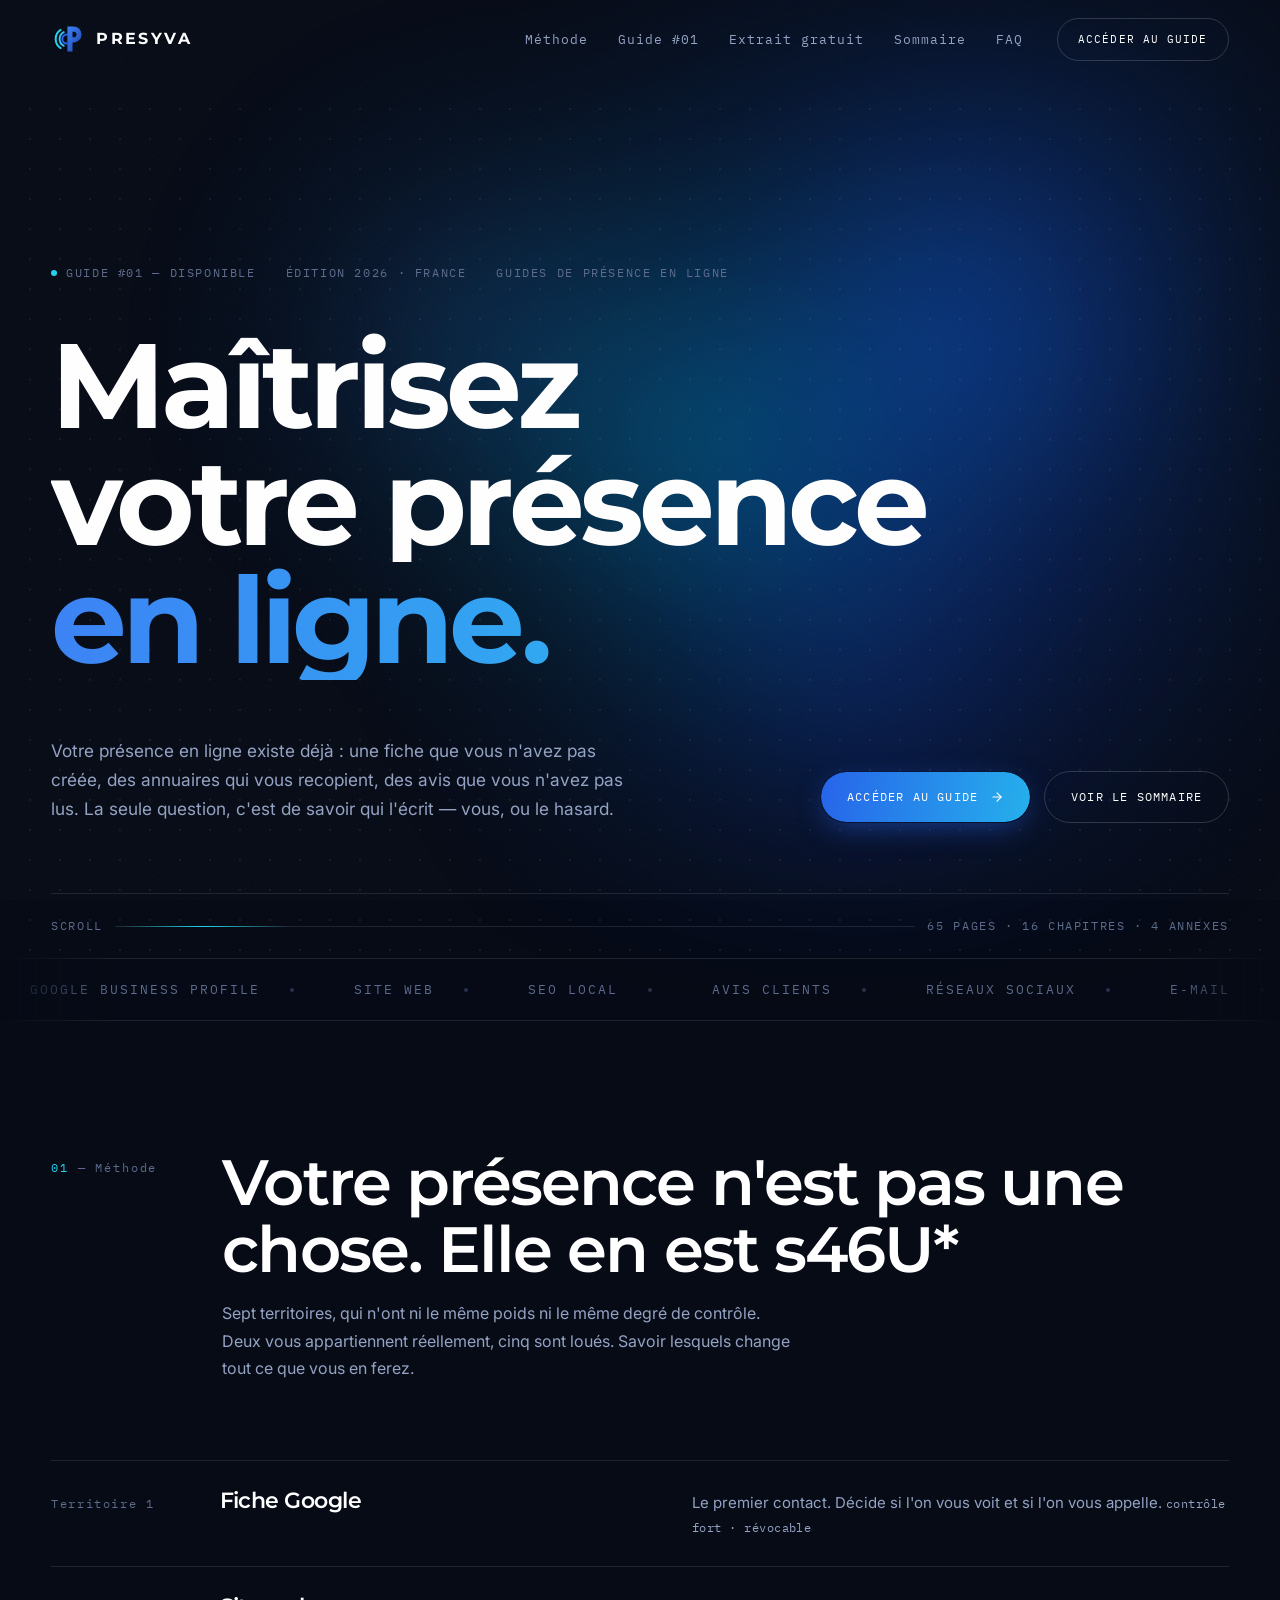
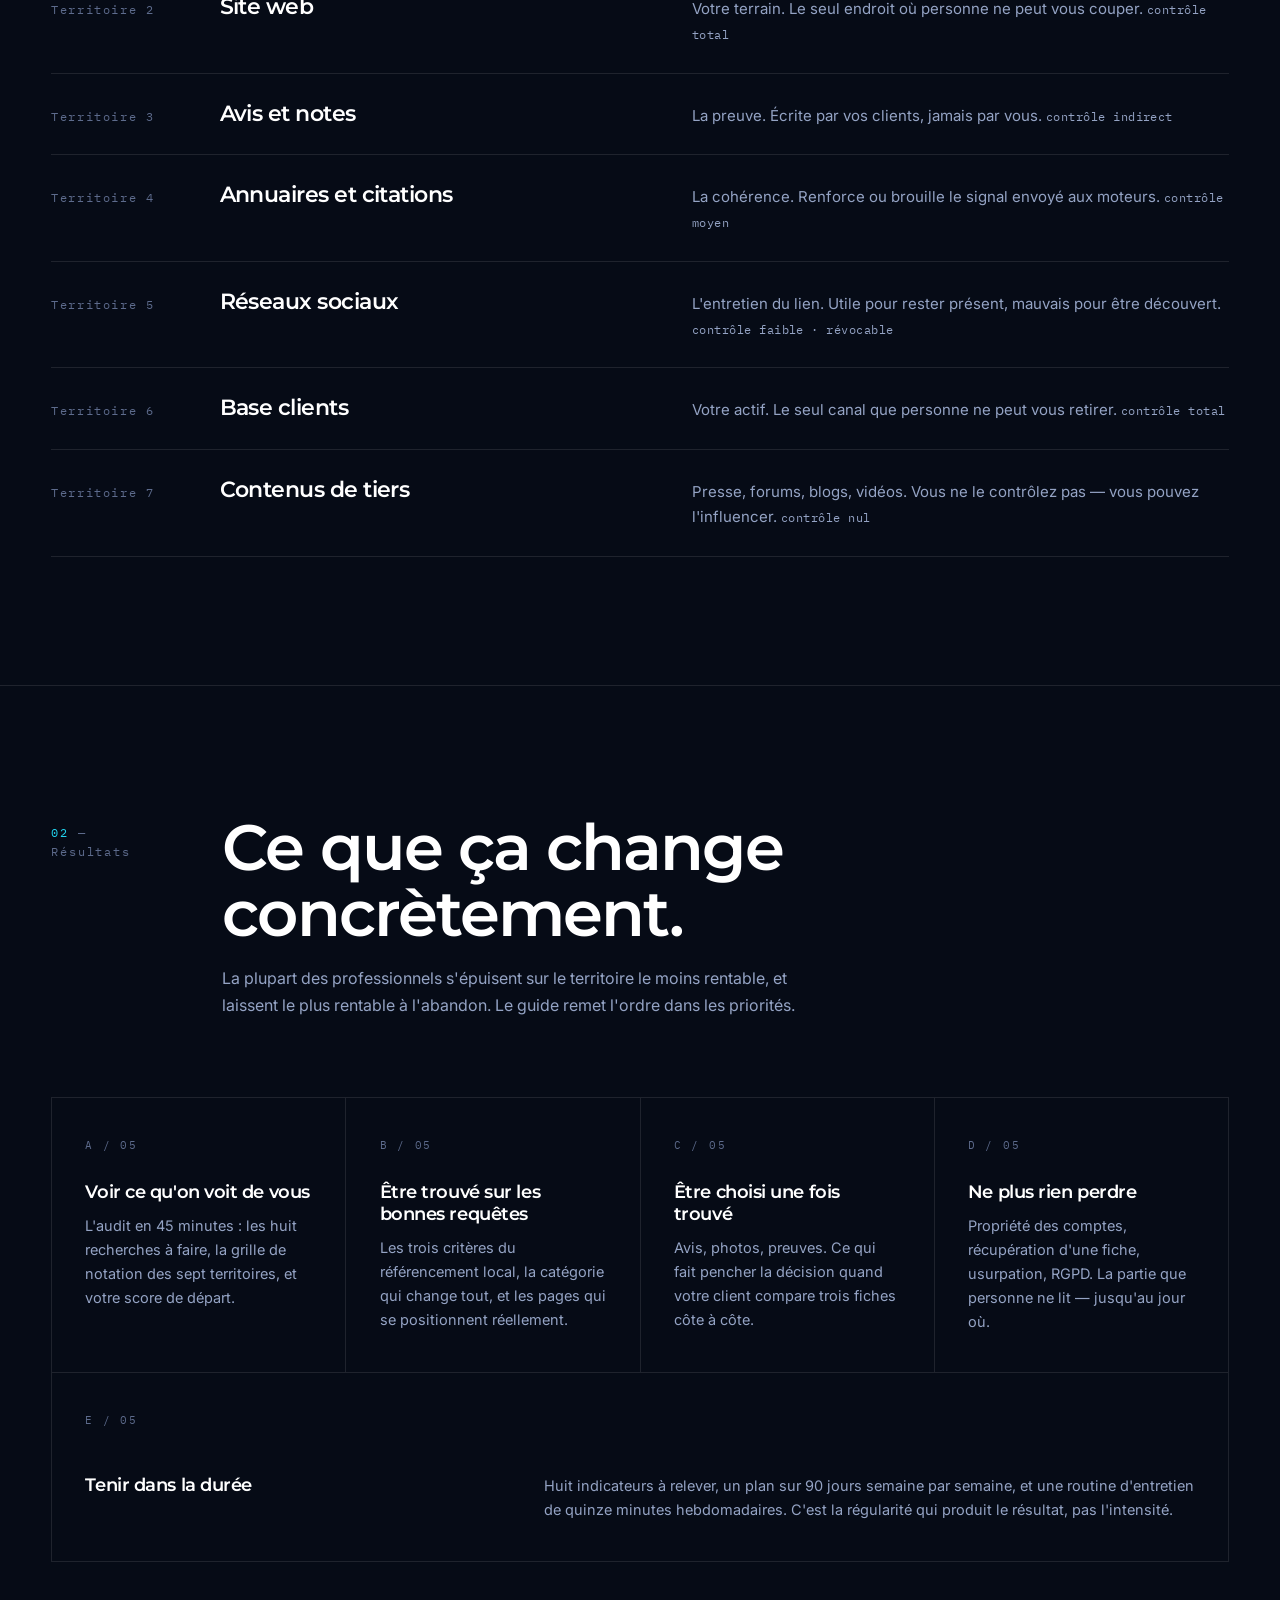
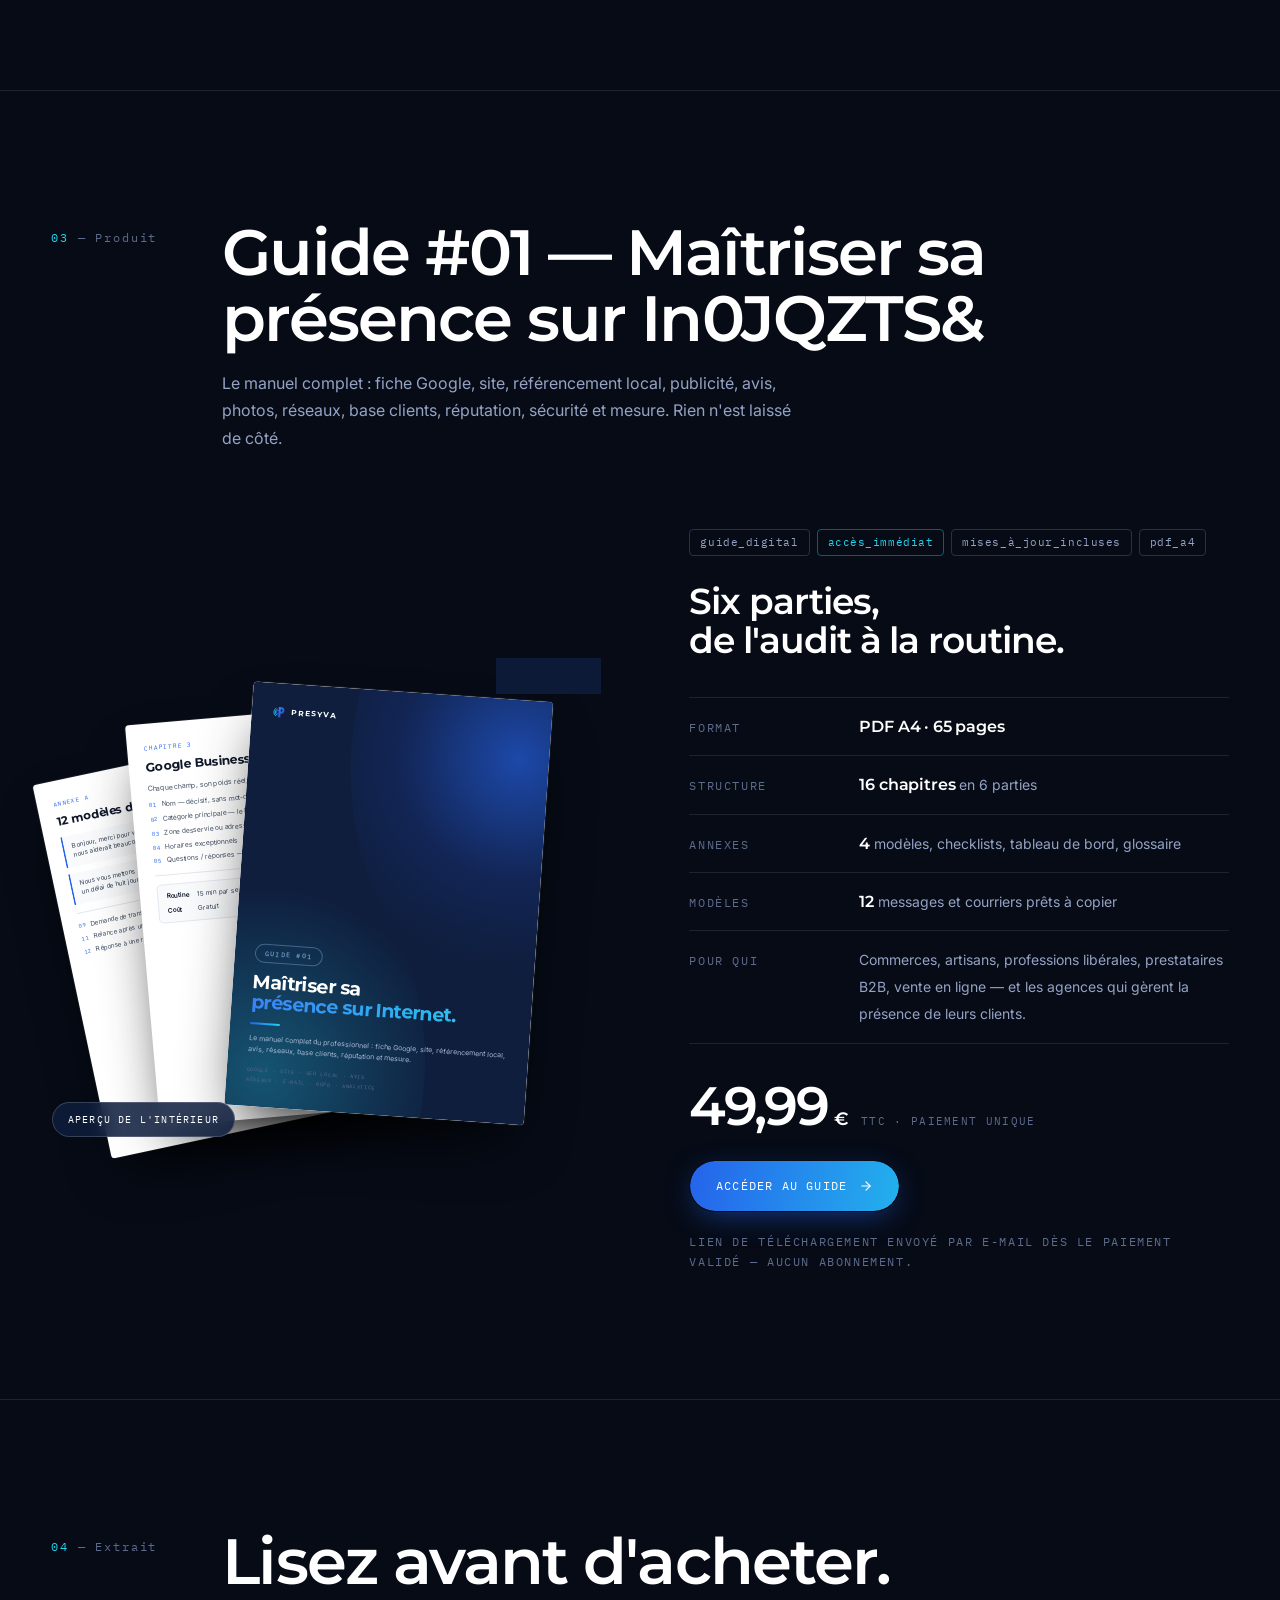
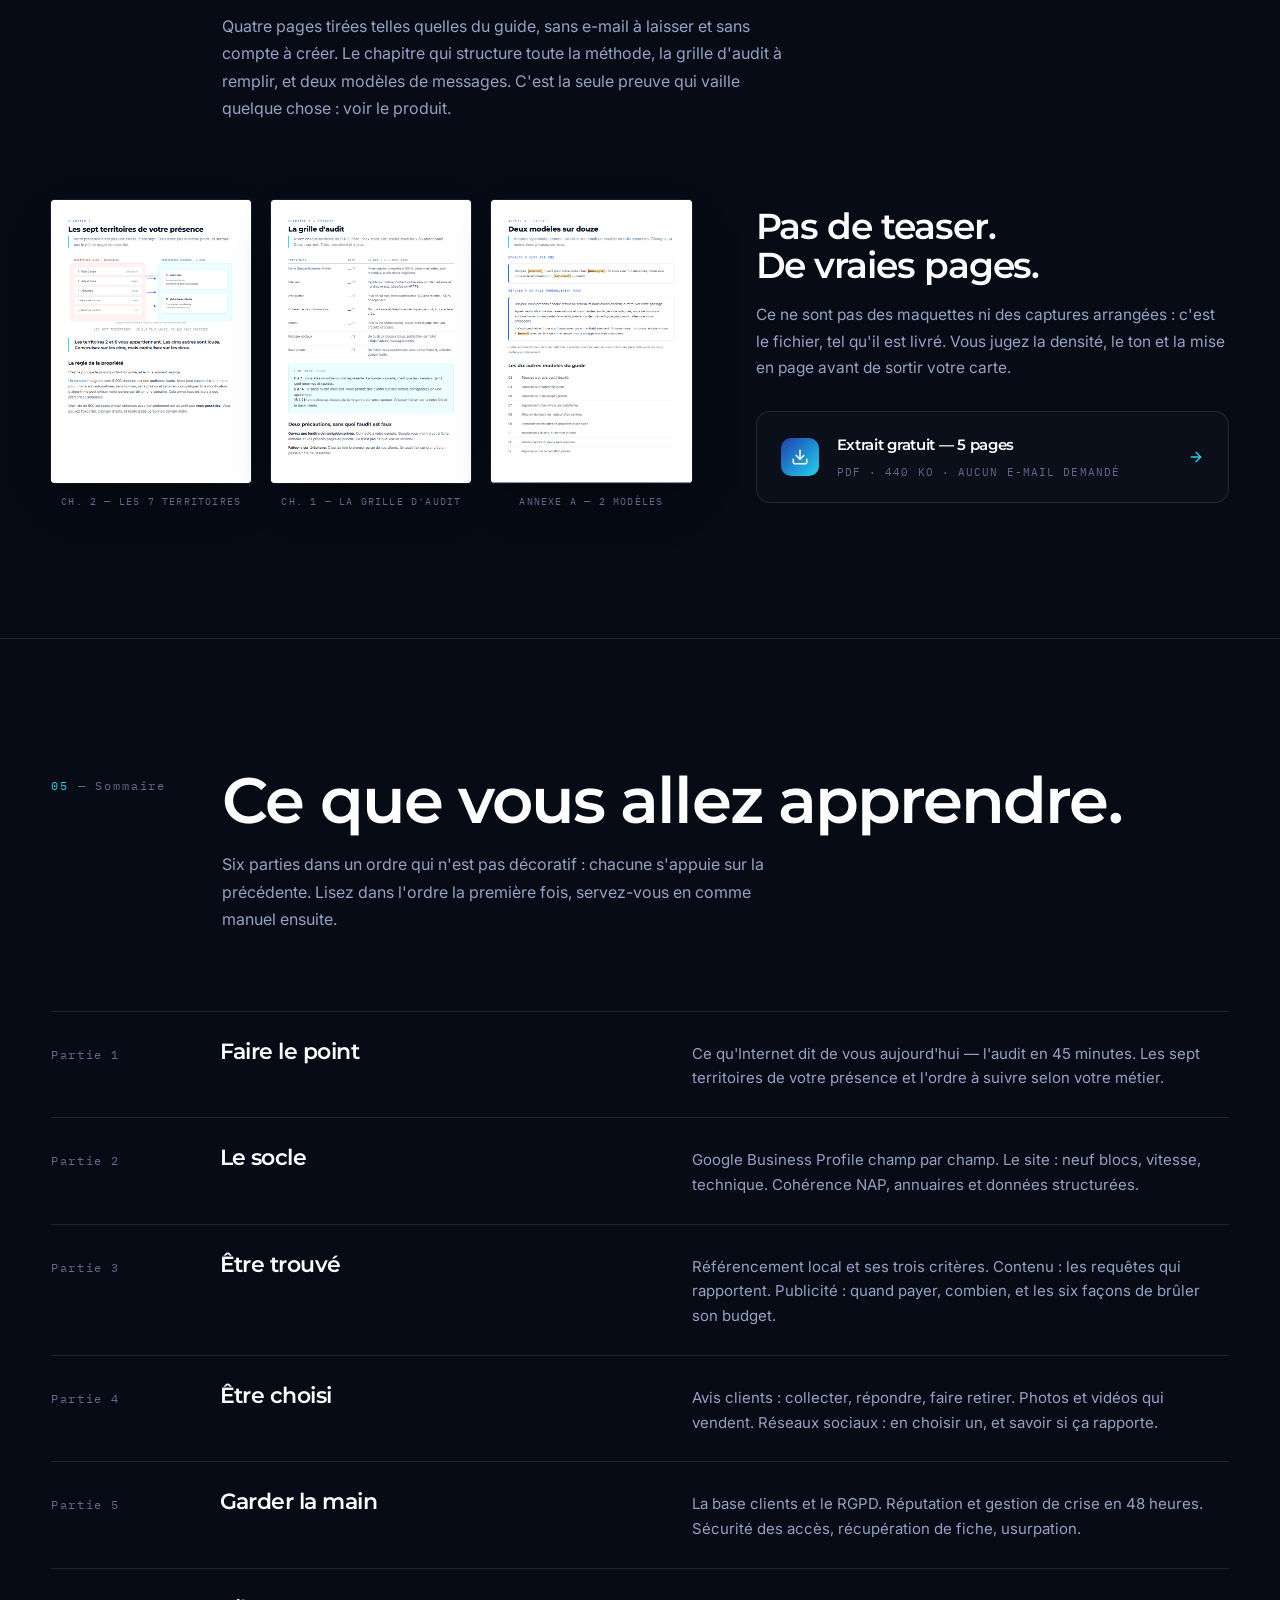
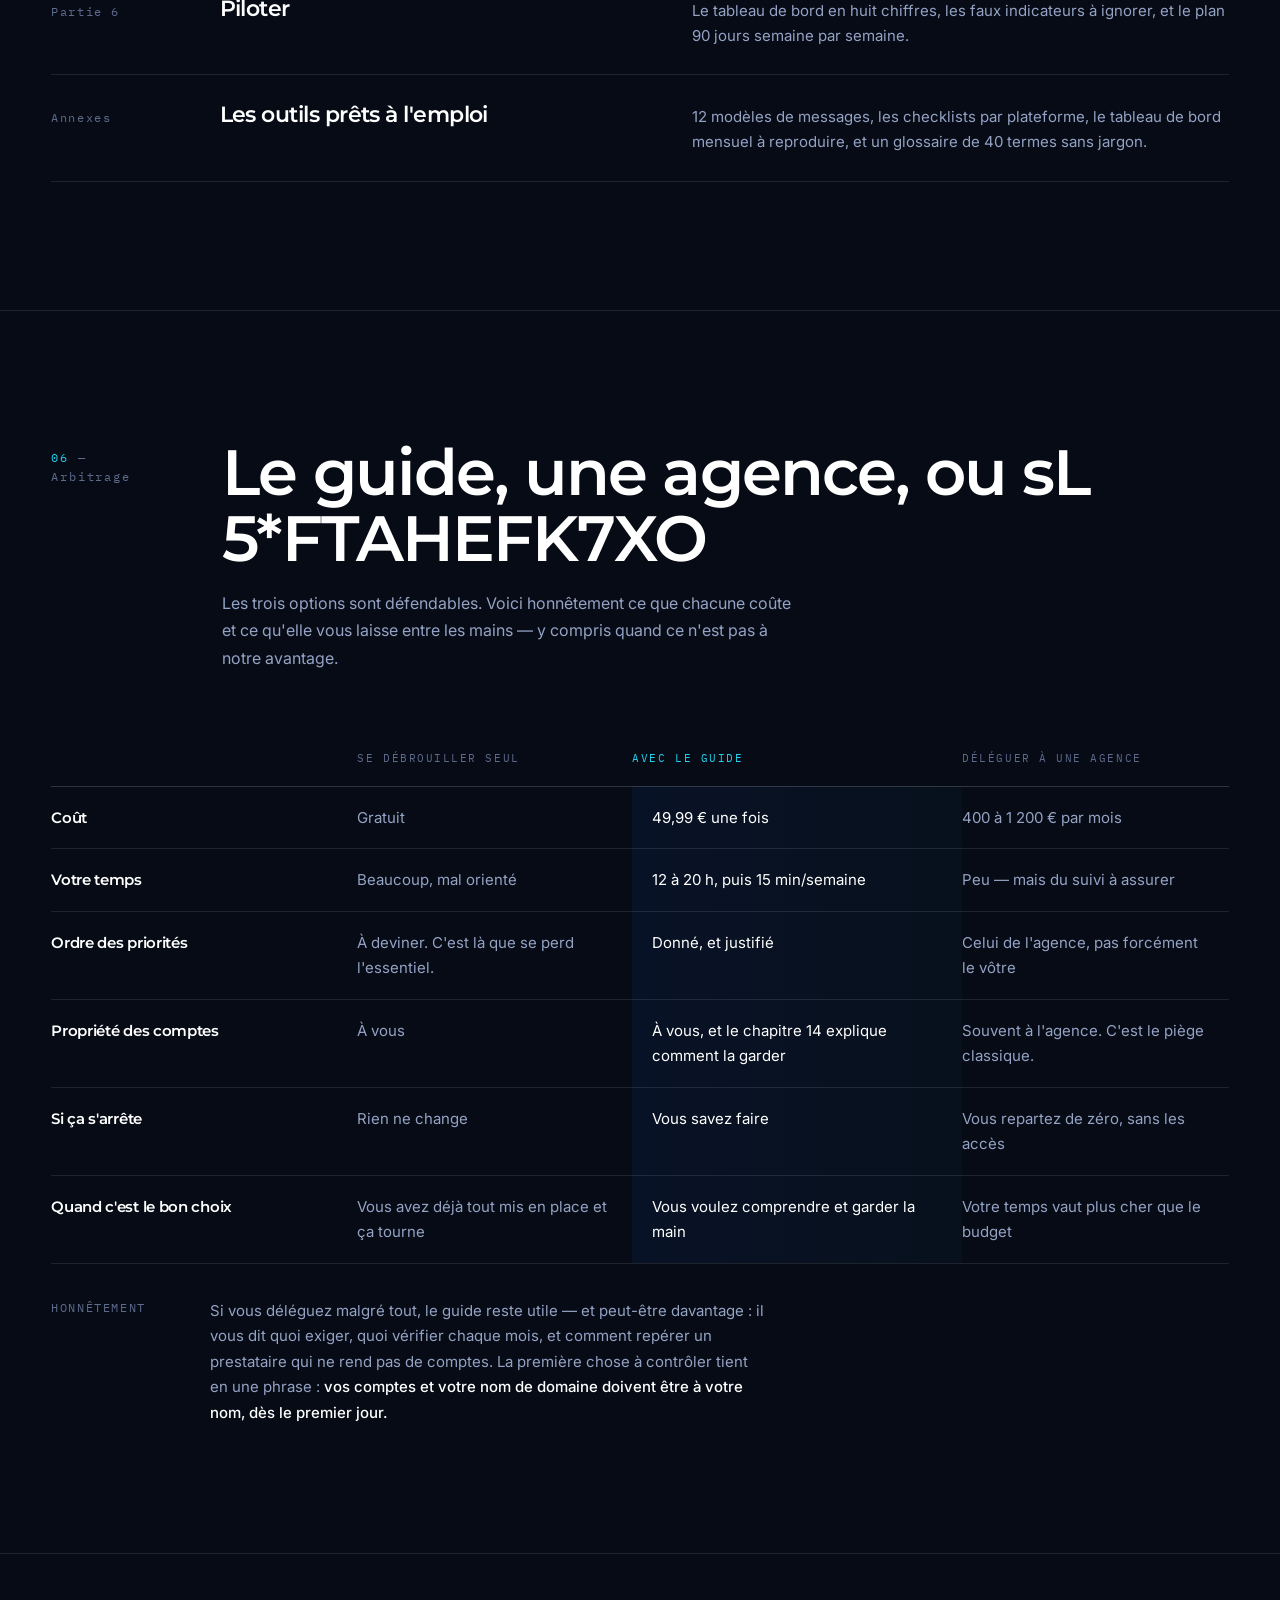
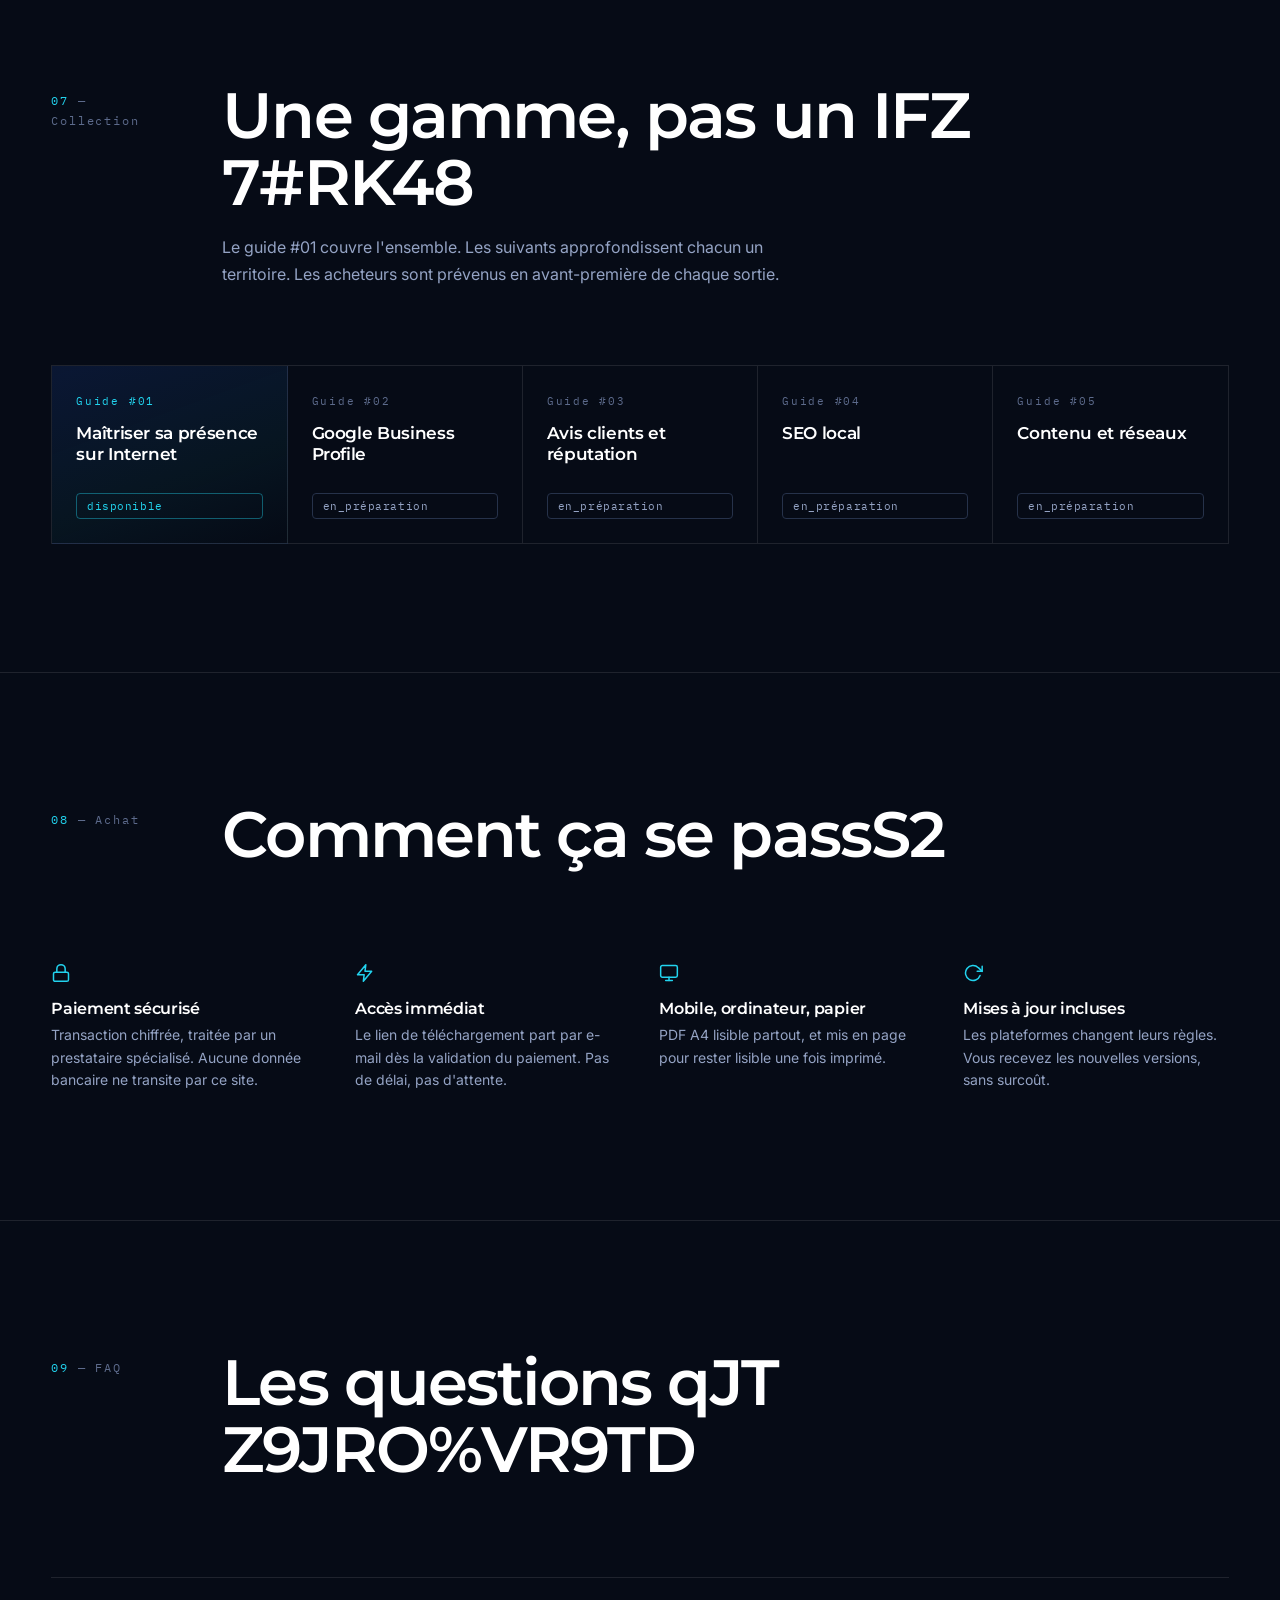
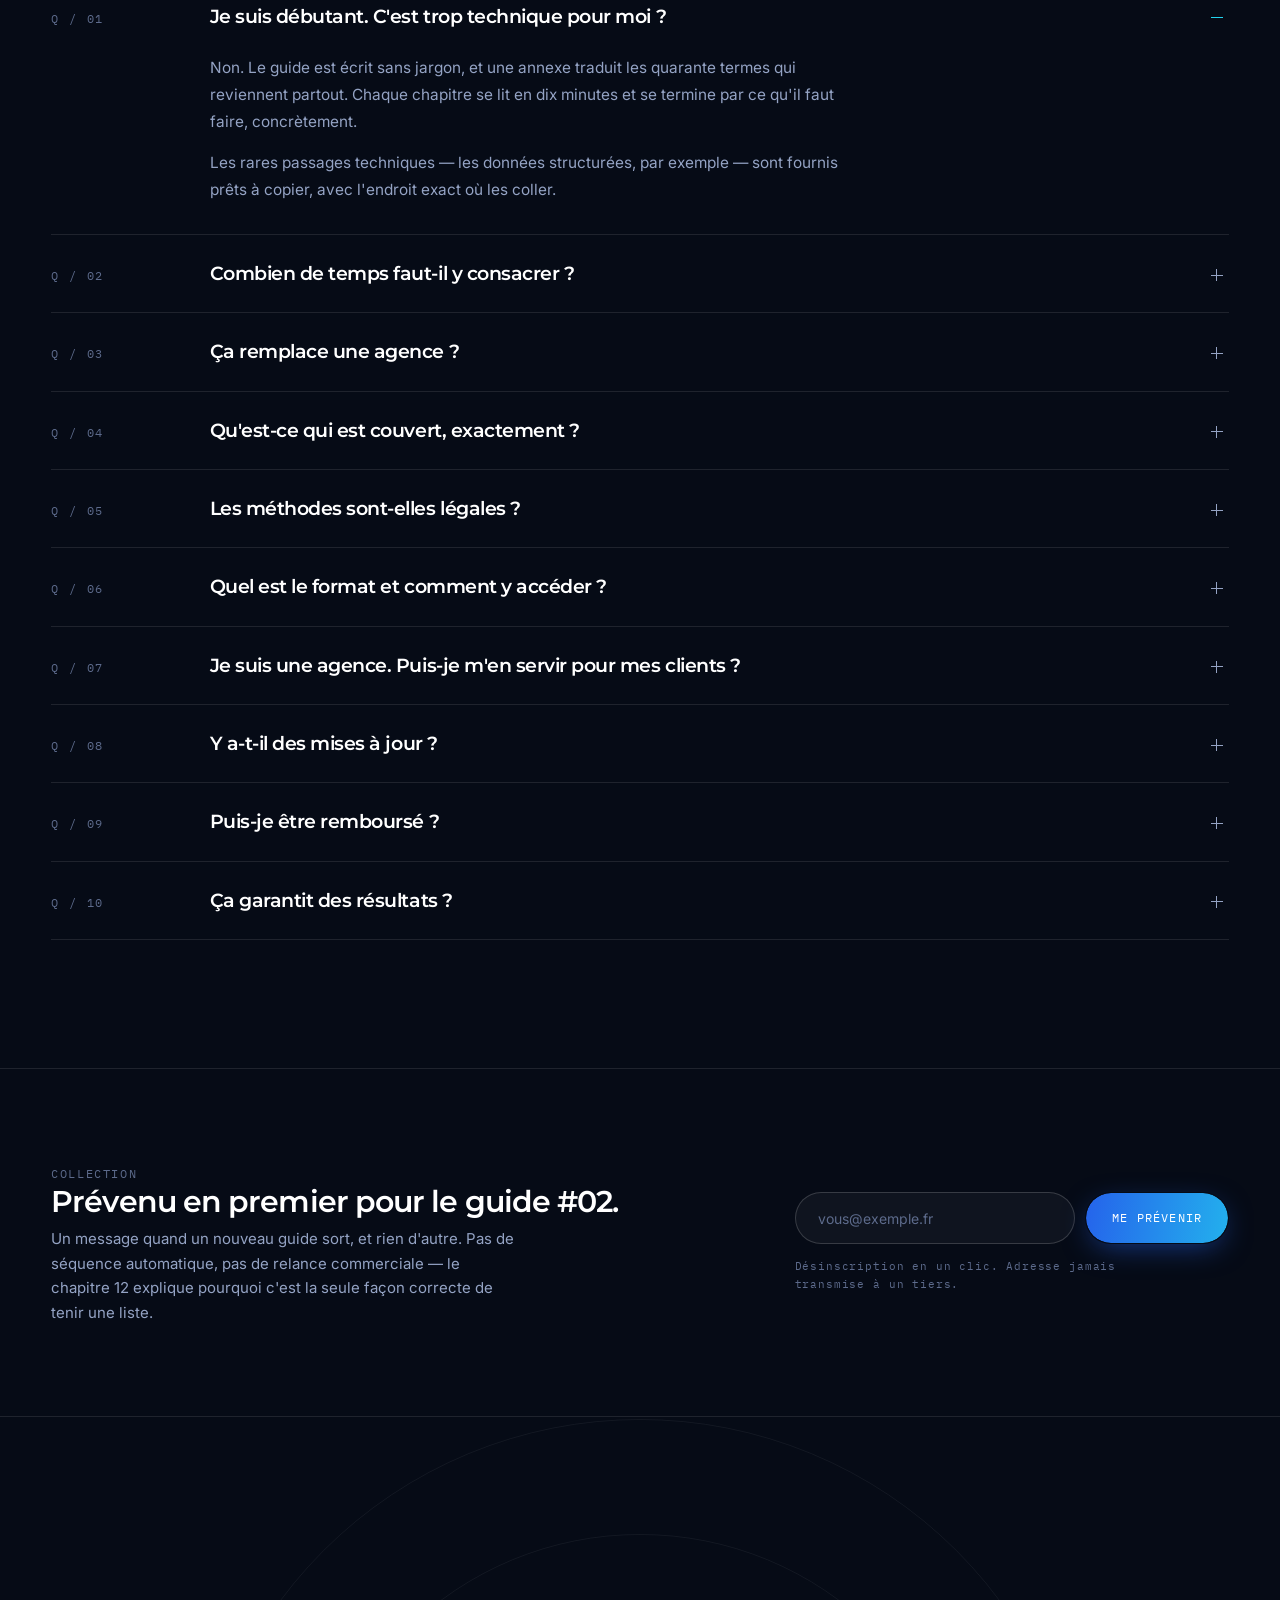
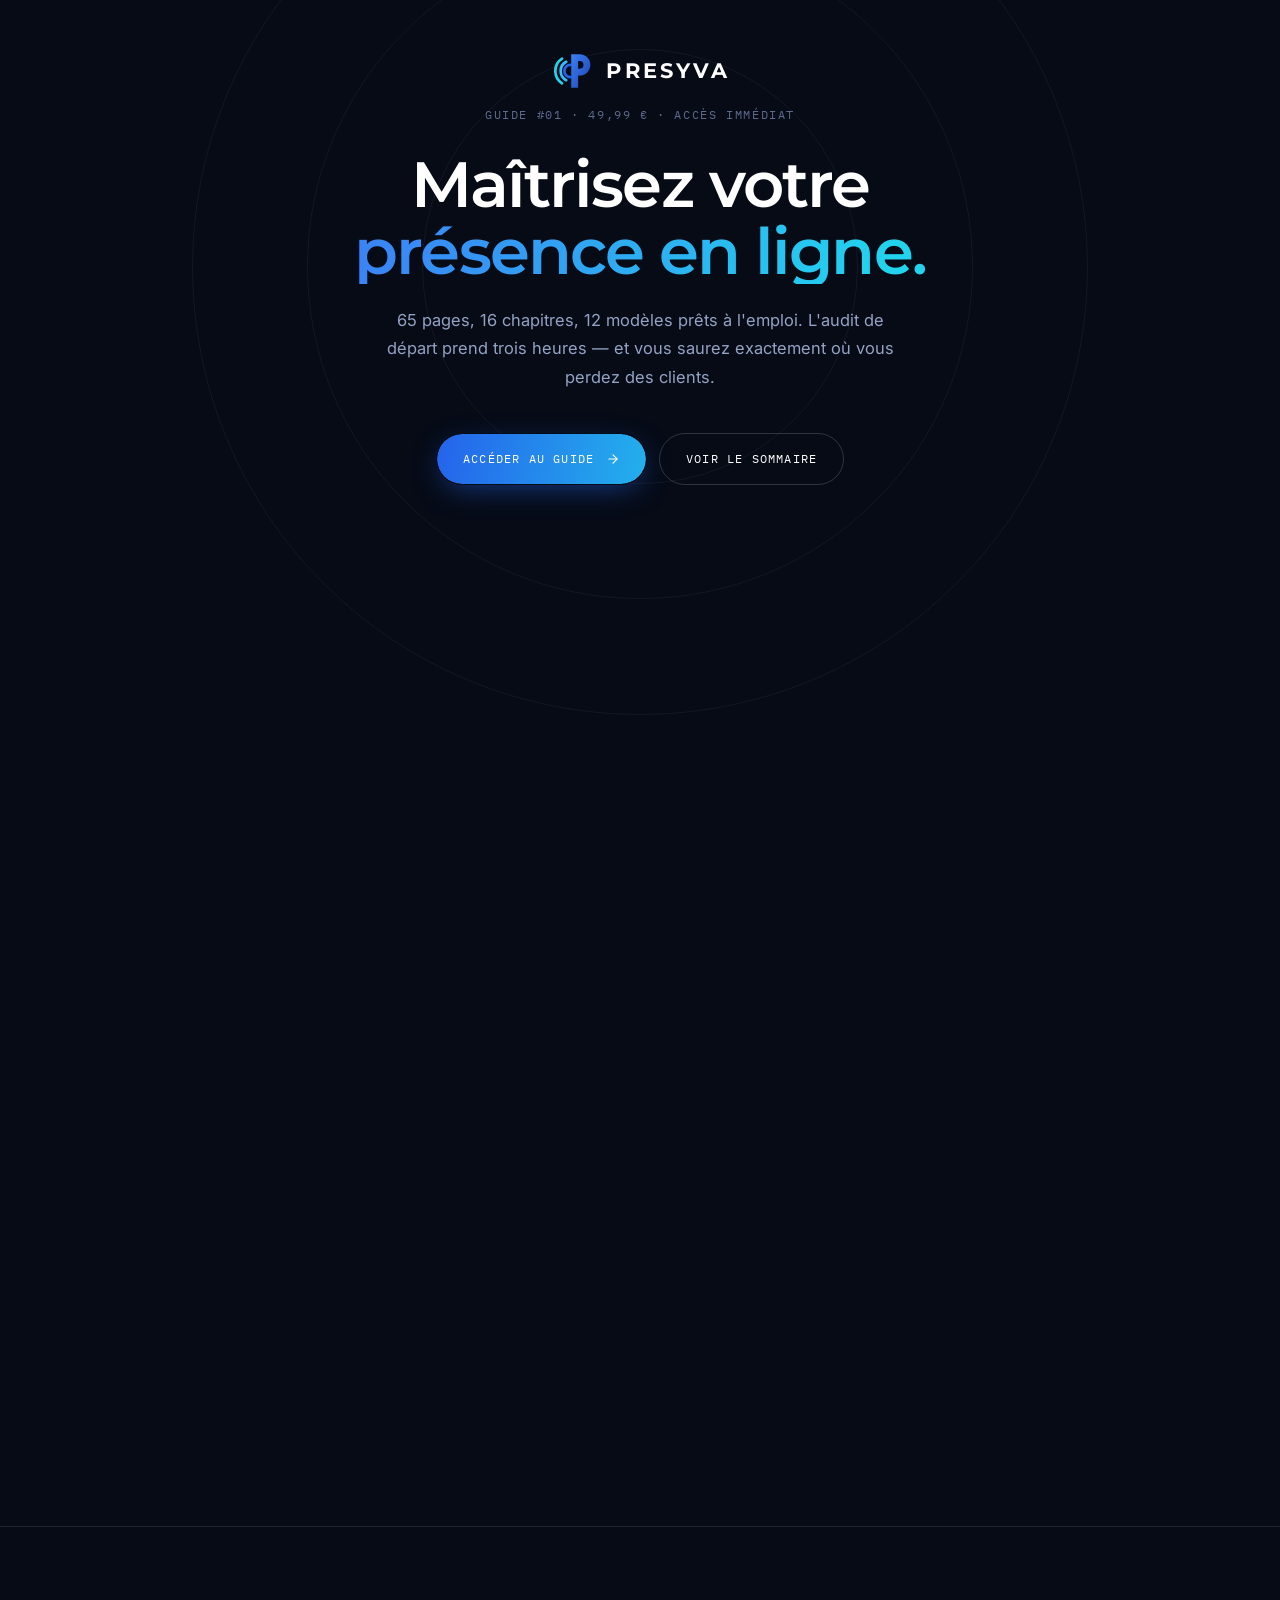
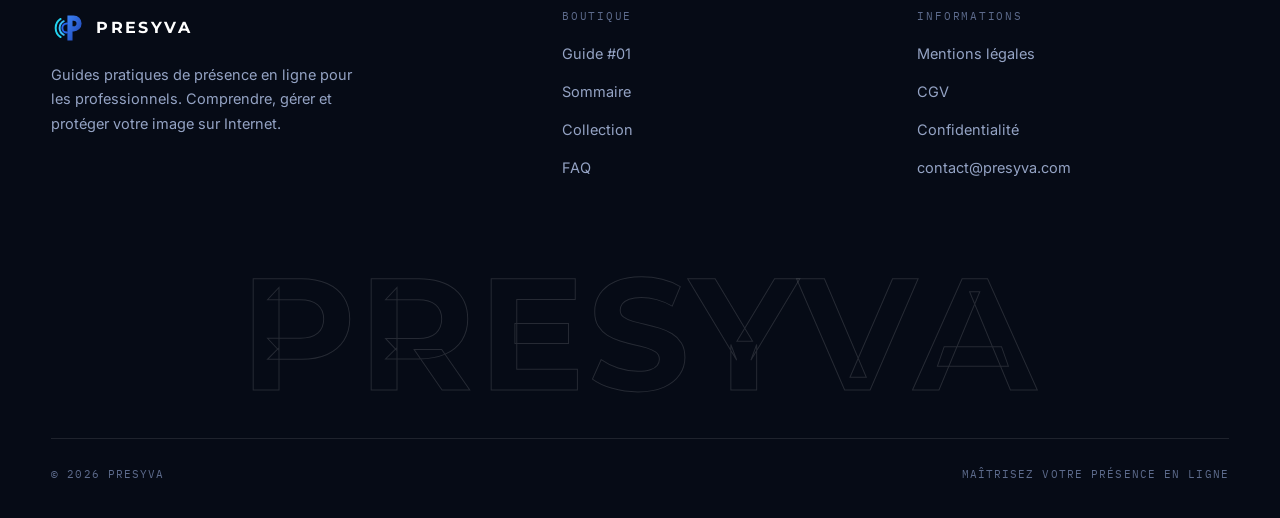
<file: index.html>
<!DOCTYPE html>
<html lang="fr">
<head>
<meta charset="UTF-8">
<meta name="viewport" content="width=device-width, initial-scale=1">
<title>PRESYVA — Maîtrisez votre présence en ligne</title>
<meta name="description" content="Guides pratiques pour maîtriser sa présence sur Internet. Guide #01 : fiche Google, site, référencement local, avis clients, réseaux, base clients, réputation et sécurité. 65 pages, 16 chapitres.">
<meta name="theme-color" content="#060B16">
<link rel="canonical" href="https://bilouahdih-dotcom.github.io/presyva/">

<meta property="og:type" content="website">
<meta property="og:title" content="PRESYVA — Maîtrisez votre présence en ligne">
<meta property="og:description" content="Guide #01 : le manuel complet de la présence en ligne. 65 pages, 16 chapitres, 4 annexes.">
<meta property="og:locale" content="fr_FR">

<link rel="icon" href="data:image/svg+xml,%3Csvg xmlns='http://www.w3.org/2000/svg' viewBox='0 0 120 120'%3E%3Crect width='120' height='120' rx='26' fill='%230f1e3d'/%3E%3Cpath d='M34 92 A38 38 0 0 1 34 28' fill='none' stroke='%2322d3ee' stroke-width='7' stroke-linecap='round'/%3E%3Cpath d='M45 84 A27 27 0 0 1 45 36' fill='none' stroke='%2338bdf8' stroke-width='7' stroke-linecap='round'/%3E%3Cpath d='M56 76 A16 16 0 0 1 56 44' fill='none' stroke='%232563eb' stroke-width='7' stroke-linecap='round'/%3E%3Cpath d='M62 16 h18 a28 28 0 0 1 0 56 h-4 v32 h-18 V16 z M76 34 v20 h4 a10 10 0 0 0 0-20 z' fill='%233b82f6' fill-rule='evenodd'/%3E%3C/svg%3E">

<link rel="preconnect" href="https://fonts.googleapis.com">
<link rel="preconnect" href="https://fonts.gstatic.com" crossorigin>
<link href="https://fonts.googleapis.com/css2?family=Montserrat:wght@500;600;700;800&family=Inter:wght@400;500&family=IBM+Plex+Mono:wght@400;500&display=swap" rel="stylesheet">

<style>
/* ══════════════════════════════════════════════════
   PRESYVA — boutique
   DA : navy quasi noir, monospace pour le méta-texte,
   hairlines. Couche animée en canvas 2D / CSS natif.
   Palette issue du logo : navy, bleu, cyan.
   ══════════════════════════════════════════════════ */

*,*::before,*::after{box-sizing:border-box;margin:0;padding:0}
html{-webkit-text-size-adjust:100%}
img,svg{display:block;max-width:100%}
button{font:inherit;color:inherit;background:none;border:none;cursor:pointer}

:root{
  --bg:#060b16;
  --navy:#0f1e3d;
  --fg:#ffffff;
  --fg-2:#94a3c4;
  --fg-3:#5d6b8c;
  --hair:rgba(255,255,255,.10);
  --hair-2:rgba(255,255,255,.17);
  --blue:#1e40af;
  --blue-2:#2563eb;
  --blue-lt:#3b82f6;
  --cyan:#22d3ee;

  --mono:"IBM Plex Mono",ui-monospace,SFMono-Regular,Consolas,monospace;
  --disp:"Montserrat","Aptos","Segoe UI",-apple-system,BlinkMacSystemFont,Arial,sans-serif;
  --body:"Inter","Aptos","Segoe UI",-apple-system,BlinkMacSystemFont,Arial,sans-serif;

  --maxw:1320px;
  --gut:clamp(20px,4vw,56px);
}

body{background:var(--bg);color:var(--fg-2);
  font-family:var(--body);font-size:16px;line-height:1.7;
  overflow-x:hidden;-webkit-font-smoothing:antialiased}
::selection{background:var(--blue-2);color:#fff}

/* ─── couches de fond ─── */
#aurora{position:fixed;inset:0;width:100%;height:100%;z-index:0;pointer-events:none;
  filter:blur(70px) saturate(135%);opacity:.85}
#grain{position:fixed;inset:0;z-index:210;pointer-events:none;opacity:.036;
  background-image:url("data:image/svg+xml,%3Csvg xmlns='http://www.w3.org/2000/svg' width='180' height='180'%3E%3Cfilter id='n'%3E%3CfeTurbulence type='fractalNoise' baseFrequency='.82' numOctaves='3' stitchTiles='stitch'/%3E%3C/filter%3E%3Crect width='180' height='180' filter='url(%23n)'/%3E%3C/svg%3E")}
#glow{position:fixed;top:0;left:0;width:520px;height:520px;margin:-260px 0 0 -260px;
  border-radius:50%;z-index:1;pointer-events:none;opacity:0;
  background:radial-gradient(circle,rgba(37,99,235,.22) 0%,rgba(34,211,238,.09) 38%,rgba(6,11,22,0) 68%);
  transition:opacity .5s ease;will-change:transform}
body > header,body > section,body > footer,body > .marq{position:relative;z-index:2}

/* ─── primitives ─── */
.wrap{max-width:var(--maxw);margin:0 auto;padding:0 var(--gut)}
.mono{font-family:var(--mono);font-size:11.5px;font-weight:400;
  letter-spacing:.14em;text-transform:uppercase;color:var(--fg-3)}
.mono-lo{font-family:var(--mono);font-size:12px;letter-spacing:.04em;text-transform:none;color:var(--fg-2)}

h1,h2,h3,h4{font-family:var(--disp);color:var(--fg);font-weight:600;letter-spacing:-.03em;line-height:1.02}
.disp-xl{font-size:clamp(2.9rem,9.4vw,8.4rem);font-weight:700;letter-spacing:-.04em;line-height:.98}
.disp-lg{font-size:clamp(2.1rem,5vw,4.1rem);line-height:1.04;font-weight:600}
.disp-md{font-size:clamp(1.5rem,2.8vw,2.3rem);line-height:1.08;font-weight:600}
p{margin:0}
strong{color:var(--fg);font-weight:500}
a{color:inherit;text-decoration:none}

.grad{background:linear-gradient(96deg,var(--blue-lt) 0%,var(--cyan) 92%);
  -webkit-background-clip:text;background-clip:text;color:transparent}
.shiny{position:relative;display:inline-block}
.shiny::after{content:"";position:absolute;inset:0;pointer-events:none;
  background:linear-gradient(105deg,transparent 38%,rgba(255,255,255,.55) 50%,transparent 62%);
  background-size:280% 100%;mix-blend-mode:overlay;animation:shine 5.5s ease-in-out infinite}
@keyframes shine{0%{background-position:220% 0}55%,100%{background-position:-120% 0}}

/* ─── boutons ─── */
.btn{display:inline-flex;align-items:center;gap:12px;
  font-family:var(--mono);font-size:12px;letter-spacing:.1em;text-transform:uppercase;
  color:var(--fg);border:1px solid var(--hair-2);border-radius:999px;
  padding:15px 26px;position:relative;overflow:hidden;
  transition:color .3s ease,border-color .3s ease,transform .25s cubic-bezier(.22,1,.36,1);
  will-change:transform}
.btn > *{position:relative;z-index:1}
.btn::before{content:"";position:absolute;inset:0;border-radius:999px;
  background:linear-gradient(100deg,var(--blue-2) 0%,var(--cyan) 145%);
  transform:translateY(101%);transition:transform .4s cubic-bezier(.22,1,.36,1)}
.btn:hover{border-color:transparent;color:#fff}
.btn:hover::before{transform:translateY(0)}
.btn .arw{width:14px;height:14px;transition:transform .3s ease}
.btn:hover .arw{transform:translateX(4px)}
.btn-solid{border-color:transparent;color:#fff;box-shadow:0 8px 30px -8px rgba(37,99,235,.6)}
.btn-solid::before{transform:translateY(0)}
.btn-solid:hover::before{filter:brightness(1.15)}

.tag{display:inline-block;font-family:var(--mono);font-size:11px;letter-spacing:.05em;
  color:var(--fg-2);border:1px solid #26324a;border-radius:4px;padding:3px 10px}
.tag-row{display:flex;flex-wrap:wrap;gap:7px}
.tag.on{color:var(--cyan);border-color:rgba(34,211,238,.4)}

#prog{position:fixed;top:0;left:0;height:2px;width:100%;z-index:220;
  transform:scaleX(0);transform-origin:0 50%;
  background:linear-gradient(90deg,var(--blue-2),var(--cyan))}

/* ─── header ─── */
header{position:fixed;top:0;left:0;right:0;z-index:80;
  transition:background .35s ease,border-color .35s ease;border-bottom:1px solid transparent}
header.stuck{background:rgba(6,11,22,.74);backdrop-filter:blur(18px);border-bottom-color:var(--hair)}
.nav{display:flex;align-items:center;gap:34px;height:78px}
.nav-links{display:flex;gap:30px;margin-left:auto;list-style:none}
.nav-links a{font-family:var(--mono);font-size:12.5px;letter-spacing:.08em;color:var(--fg-2);
  position:relative;padding:4px 0;transition:color .25s ease}
.nav-links a::after{content:"";position:absolute;left:0;right:0;bottom:0;height:1px;background:var(--cyan);
  transform:scaleX(0);transform-origin:100% 50%;transition:transform .34s cubic-bezier(.22,1,.36,1)}
.nav-links a:hover{color:var(--fg)}
.nav-links a:hover::after{transform:scaleX(1);transform-origin:0 50%}
.nav .btn{padding:11px 20px;font-size:11px}
@media(max-width:980px){.nav-links{display:none}.nav .btn{margin-left:auto}}

/* ─── logo ─── */
.brand{display:flex;align-items:center;gap:11px}
.brand svg{width:34px;height:34px;flex:none}
.brand .wm{font-family:var(--disp);font-size:16px;font-weight:700;letter-spacing:.15em;color:var(--fg)}
.brand.lg svg{width:46px;height:46px}
.brand.lg .wm{font-size:21px}

/* ═════════ HERO ═════════ */
.hero{padding:184px 0 0;overflow:hidden}
#dots{position:absolute;inset:0;width:100%;height:100%;z-index:0;pointer-events:none;opacity:.9}
.hero .wrap{position:relative;z-index:1}
.hero-meta{display:flex;flex-wrap:wrap;gap:16px 30px;align-items:center;margin-bottom:44px}
.hero-meta .m{display:flex;align-items:center;gap:9px}
.hero-meta .dot{width:6px;height:6px;border-radius:50%;background:var(--cyan);
  box-shadow:0 0 0 0 rgba(34,211,238,.55);animation:pulse 2.6s infinite}
@keyframes pulse{70%{box-shadow:0 0 0 9px rgba(34,211,238,0)}100%{box-shadow:0 0 0 0 rgba(34,211,238,0)}}

.hero h1 .ln{display:block;overflow:hidden}
.hero h1 .ln > span{display:block;transform:translateY(104%);
  animation:rise 1.05s cubic-bezier(.19,1,.22,1) .12s forwards}
.hero h1 .ln:nth-child(2) > span{animation-delay:.22s}
.hero h1 .ln:nth-child(3) > span{animation-delay:.32s}
@keyframes rise{to{transform:translateY(0)}}

.hero-bot{display:grid;grid-template-columns:1fr auto;gap:44px;align-items:end;
  margin-top:56px;padding-bottom:70px}
@media(max-width:820px){.hero-bot{grid-template-columns:1fr;align-items:start}}
.hero-bot p{font-size:clamp(15px,1.35vw,18px);line-height:1.68;max-width:52ch}
.hero-cta{display:flex;flex-wrap:wrap;gap:12px}

.scroller{display:flex;align-items:center;gap:12px;padding:22px 0;border-top:1px solid var(--hair)}
.scroller .line{position:relative;flex:1;height:1px;background:var(--hair);overflow:hidden}
.scroller .line::after{content:"";position:absolute;top:0;left:0;height:1px;width:22%;
  background:linear-gradient(90deg,transparent,var(--cyan),transparent);
  animation:sweep 3.4s cubic-bezier(.6,.05,.35,.95) infinite}
@keyframes sweep{0%{left:-24%}100%{left:102%}}

/* ═════════ MARQUEE ═════════ */
.marq{border-top:1px solid var(--hair);border-bottom:1px solid var(--hair);
  overflow:hidden;padding:20px 0;background:rgba(6,11,22,.5);
  -webkit-mask-image:linear-gradient(90deg,transparent,#000 9%,#000 91%,transparent);
  mask-image:linear-gradient(90deg,transparent,#000 9%,#000 91%,transparent)}
.marq-track{display:flex;width:max-content;animation:slide 36s linear infinite}
.marq:hover .marq-track{animation-play-state:paused}
@keyframes slide{to{transform:translateX(-50%)}}
.marq-track span{font-family:var(--mono);font-size:12.5px;letter-spacing:.16em;text-transform:uppercase;
  color:var(--fg-3);padding:0 30px;display:flex;align-items:center;gap:30px;white-space:nowrap}
.marq-track span::after{content:"";width:4px;height:4px;border-radius:50%;background:#26324a}

/* ═════════ SECTIONS ═════════ */
.sec{padding:clamp(84px,10vw,150px) 0}
.sec + .sec{border-top:1px solid var(--hair)}
.sec-head{display:grid;grid-template-columns:120px 1fr;gap:clamp(20px,4vw,60px);
  margin-bottom:clamp(46px,6vw,80px)}
@media(max-width:760px){.sec-head{grid-template-columns:1fr;gap:18px}}
.sec-head .idx{font-family:var(--mono);font-size:11.5px;letter-spacing:.16em;color:var(--fg-3);padding-top:9px}
.sec-head .idx b{color:var(--cyan);font-weight:400}
.sec-head h2{margin-bottom:18px}
.sec-head .note{max-width:58ch;font-size:16px;line-height:1.72}

.rows{border-top:1px solid var(--hair)}
.row{display:grid;grid-template-columns:130px 1.05fr 1.3fr;gap:clamp(16px,3vw,44px);
  padding:26px 0;border-bottom:1px solid var(--hair);align-items:baseline;position:relative}
@media(max-width:860px){.row{grid-template-columns:70px 1fr;row-gap:8px}.row .rdesc{grid-column:2/-1}}
.row::before{content:"";position:absolute;left:calc(var(--gut) * -1);right:calc(var(--gut) * -1);
  top:0;bottom:0;background:linear-gradient(90deg,rgba(37,99,235,.09),rgba(34,211,238,.03) 60%,transparent);
  opacity:0;transition:opacity .35s ease;pointer-events:none}
.row:hover::before{opacity:1}
.row .rnum{font-family:var(--mono);font-size:11.5px;letter-spacing:.14em;color:var(--fg-3);transition:color .3s ease}
.row:hover .rnum{color:var(--cyan)}
.row h3{font-size:clamp(1.05rem,1.7vw,1.42rem);font-weight:600;letter-spacing:-.025em;line-height:1.22;
  transition:transform .35s cubic-bezier(.22,1,.36,1)}
.row:hover h3{transform:translateX(8px)}
.row .rdesc{font-size:15px;line-height:1.65}

/* ═════════ PRODUIT ═════════ */
.prod{display:grid;grid-template-columns:1.02fr .98fr;gap:clamp(36px,6vw,84px);align-items:center}
@media(max-width:980px){.prod{grid-template-columns:1fr;gap:60px}}
.prod > *{min-width:0}

.fan{position:relative;height:clamp(420px,42vw,540px);perspective:1900px;
  max-width:560px;margin:0 auto;width:100%}
.pg{position:absolute;top:50%;left:50%;width:min(300px,62%);aspect-ratio:1/1.414;
  background:#fff;border-radius:4px;overflow:hidden;
  box-shadow:0 30px 60px -18px rgba(0,0,0,.85),0 0 0 1px rgba(255,255,255,.07);
  transform-origin:50% 100%;transition:transform .8s cubic-bezier(.22,1,.36,1);
  padding:20px 18px;font-family:var(--body);color:#334155}
.pg-1{transform:translate(-50%,-50%) rotate(-12deg) translateX(-30%) scale(.9)}
.pg-2{transform:translate(-50%,-50%) rotate(-5deg) translateX(-10%) scale(.95)}
.pg-3{transform:translate(-50%,-50%) rotate(4deg) translateX(14%)}
.fan:hover .pg-1{transform:translate(-50%,-50%) rotate(-16deg) translateX(-42%) scale(.9)}
.fan:hover .pg-2{transform:translate(-50%,-50%) rotate(-7deg) translateX(-15%) scale(.95)}
.fan:hover .pg-3{transform:translate(-50%,-50%) rotate(6deg) translateX(20%)}
.pg .h{font-family:var(--disp);font-weight:700;color:#0f172a;letter-spacing:-.02em;
  font-size:13px;line-height:1.2;margin-bottom:9px}
.pg .k{font-family:var(--mono);font-size:6.5px;letter-spacing:.16em;text-transform:uppercase;
  color:#2563eb;margin-bottom:7px}
.pg .t{font-size:7.4px;line-height:1.55;color:#475569;margin-bottom:7px}
.pg .hr{height:1px;background:#e2e8f0;margin:9px 0}
.pg .quote{border-left:2px solid #2563eb;background:#f8fafc;border-radius:0 4px 4px 0;
  padding:7px 9px;font-size:7px;line-height:1.5;color:#334155;margin-bottom:7px}
.pg .li{display:flex;gap:5px;font-size:7.2px;line-height:1.5;margin-bottom:4px;color:#475569}
.pg .li i{font-style:normal;color:#2563eb;font-family:var(--mono);font-size:6px;flex:none;padding-top:1px}
.pg .box{border:1px solid #e2e8f0;border-radius:5px;padding:7px 9px;background:#f8fafc}
.pg .cell{display:grid;grid-template-columns:auto 1fr;gap:5px 8px;font-size:6.8px;line-height:1.5}
.pg .cell b{color:#0f172a;font-weight:600}
.pg .cover{position:absolute;inset:0;background:var(--navy);padding:22px 20px;
  display:flex;flex-direction:column;color:#fff;overflow:hidden}
.pg .cover::before{content:"";position:absolute;top:-42%;right:-46%;width:112%;height:112%;border-radius:50%;
  background:radial-gradient(circle,rgba(37,99,235,.62) 0%,rgba(30,64,175,.2) 42%,rgba(15,30,61,0) 72%)}
.pg .cover::after{content:"";position:absolute;bottom:-46%;left:-42%;width:108%;height:108%;border-radius:50%;
  background:radial-gradient(circle,rgba(34,211,238,.3) 0%,rgba(34,211,238,0) 66%)}
.pg .cover > *{position:relative;z-index:1}
.pg .cover .bt{font-family:var(--disp);font-weight:700;font-size:19px;line-height:1.06;
  letter-spacing:-.03em;margin-bottom:10px}
.pg .cover .bt em{font-style:normal;display:block;
  background:linear-gradient(100deg,#3b82f6,#22d3ee);-webkit-background-clip:text;background-clip:text;color:transparent}

.badge-float{position:absolute;z-index:3;font-family:var(--mono);font-size:10px;letter-spacing:.12em;
  text-transform:uppercase;color:var(--fg);background:rgba(15,30,61,.86);backdrop-filter:blur(8px);
  border:1px solid var(--hair-2);border-radius:999px;padding:8px 15px}
.badge-float.a{top:5%;right:2%}
.badge-float.b{bottom:6%;left:0}
.badge-float .d{color:var(--cyan)}

.specs{border-top:1px solid var(--hair);margin:38px 0}
.specs .sp{display:grid;grid-template-columns:150px 1fr;gap:20px;
  padding:15px 0;border-bottom:1px solid var(--hair);align-items:baseline}
@media(max-width:520px){.specs .sp{grid-template-columns:104px 1fr;gap:12px}}
.specs .k{font-family:var(--mono);font-size:11.5px;letter-spacing:.14em;text-transform:uppercase;color:var(--fg-3)}
.specs .v{font-family:var(--disp);font-size:16px;font-weight:600;color:var(--fg);letter-spacing:-.01em}
.specs .v small{font-family:var(--body);font-weight:400;color:var(--fg-2);font-size:14px;letter-spacing:0}

.buy{display:flex;flex-wrap:wrap;align-items:center;gap:26px;margin-top:34px}
.price{display:flex;align-items:baseline;gap:7px}
.price .a{font-family:var(--disp);font-size:clamp(2.4rem,4.2vw,3.4rem);font-weight:600;
  letter-spacing:-.05em;color:var(--fg);line-height:.9}
.price .c{font-family:var(--disp);font-size:1.15rem;font-weight:600;color:var(--fg)}
.price .n{font-family:var(--mono);font-size:11px;letter-spacing:.12em;text-transform:uppercase;
  color:var(--fg-3);margin-left:6px}

/* ─── extrait gratuit ─── */
.peek{display:grid;grid-template-columns:1.15fr .85fr;gap:clamp(32px,5vw,72px);align-items:center}
@media(max-width:940px){.peek{grid-template-columns:1fr;gap:44px}}
.peek > *{min-width:0}
.pages{display:grid;grid-template-columns:repeat(3,1fr);gap:clamp(10px,1.6vw,20px)}
.pages a{
  display:block;border-radius:4px;overflow:hidden;background:#fff;
  box-shadow:0 18px 40px -14px rgba(0,0,0,.8),0 0 0 1px rgba(255,255,255,.08);
  transition:transform .45s cubic-bezier(.22,1,.36,1),box-shadow .45s ease;
}
.pages a:hover{transform:translateY(-8px);box-shadow:0 28px 56px -14px rgba(0,0,0,.9),0 0 0 1px rgba(34,211,238,.35)}
.pages img{width:100%;height:auto;display:block}
.pages figcaption{font-family:var(--mono);font-size:10px;letter-spacing:.12em;text-transform:uppercase;
  color:var(--fg-3);margin-top:10px;text-align:center}
.dl{
  display:flex;align-items:center;gap:18px;margin-top:30px;padding:20px 24px;
  border:1px solid var(--hair);border-radius:14px;background:rgba(255,255,255,.02);
  transition:border-color .3s ease,background .3s ease}
.dl:hover{border-color:rgba(34,211,238,.4);background:rgba(34,211,238,.04)}
.dl .ic{width:38px;height:38px;flex:none;border-radius:10px;display:grid;place-items:center;
  background:linear-gradient(135deg,var(--blue),var(--cyan))}
.dl .ic svg{width:18px;height:18px;color:#fff}
.dl .t{display:block;font-family:var(--disp);font-weight:600;font-size:15px;color:var(--fg);letter-spacing:-.02em}
.dl .s{display:block;font-family:var(--mono);font-size:11px;letter-spacing:.1em;text-transform:uppercase;
  color:var(--fg-3);margin-top:5px}
.dl .arw{margin-left:auto;width:16px;height:16px;color:var(--cyan);transition:transform .3s ease}
.dl:hover .arw{transform:translateX(5px)}

/* ─── comparatif ─── */
.cmp{width:100%;border-collapse:collapse;font-size:15px}
.cmp th,.cmp td{text-align:left;padding:18px 20px 18px 0;border-bottom:1px solid var(--hair);vertical-align:top}
.cmp thead th{font-family:var(--mono);font-size:11px;letter-spacing:.14em;text-transform:uppercase;
  color:var(--fg-3);font-weight:400;border-bottom:1px solid var(--hair-2);padding-top:0}
.cmp thead th.hi{color:var(--cyan)}
.cmp tbody th{font-family:var(--disp);font-weight:600;font-size:15px;color:var(--fg);
  letter-spacing:-.02em;width:26%}
.cmp td.hi{color:var(--fg);background:linear-gradient(90deg,rgba(37,99,235,.08),rgba(34,211,238,.03));
  padding-left:20px}
@media(max-width:760px){
  .cmp,.cmp tbody,.cmp tr,.cmp td,.cmp th{display:block;width:auto}
  .cmp thead{display:none}
  .cmp tr{border-bottom:1px solid var(--hair-2);padding:14px 0}
  .cmp td,.cmp th{border:none;padding:4px 0}
  .cmp td::before{content:attr(data-l);display:block;font-family:var(--mono);font-size:10px;
    letter-spacing:.14em;text-transform:uppercase;color:var(--fg-3);margin-bottom:3px}
  .cmp td.hi{padding-left:0;background:none;color:var(--cyan)}
}

/* ─── capture e-mail ─── */
.optin{border-top:1px solid var(--hair);padding:clamp(56px,7vw,90px) 0}
.optin-in{display:grid;grid-template-columns:1fr auto;gap:clamp(24px,4vw,56px);align-items:center}
@media(max-width:820px){.optin-in{grid-template-columns:1fr;gap:26px}}
.optin h3{font-size:clamp(1.3rem,2.4vw,1.9rem);font-weight:600;letter-spacing:-.03em;margin-bottom:10px}
.optin p{font-size:15px;line-height:1.65;max-width:52ch}
.optin form{display:flex;gap:10px;flex-wrap:wrap}
.optin input{
  font-family:var(--body);font-size:14px;color:var(--fg);
  background:rgba(255,255,255,.04);border:1px solid var(--hair-2);border-radius:999px;
  padding:15px 22px;min-width:min(280px,72vw);outline:none;transition:border-color .25s ease}
.optin input::placeholder{color:var(--fg-3)}
.optin input:focus{border-color:var(--cyan)}
.optin .note{font-family:var(--mono);font-size:10.5px;letter-spacing:.08em;color:var(--fg-3);
  margin-top:14px;text-transform:none}

/* ─── bénéfices ─── */
.bens{display:grid;grid-template-columns:repeat(auto-fit,minmax(268px,1fr));
  border-top:1px solid var(--hair);border-left:1px solid var(--hair)}
.ben{border-right:1px solid var(--hair);border-bottom:1px solid var(--hair);
  padding:clamp(26px,3vw,40px) clamp(22px,2.6vw,36px);position:relative;overflow:hidden;
  transition:background .4s ease}
.ben:hover{background:rgba(255,255,255,.022)}
.ben::after{content:"";position:absolute;left:0;bottom:0;height:1px;width:100%;
  background:linear-gradient(90deg,var(--blue-2),var(--cyan));
  transform:scaleX(0);transform-origin:0 50%;transition:transform .5s cubic-bezier(.22,1,.36,1)}
.ben:hover::after{transform:scaleX(1)}
.ben .n{font-family:var(--mono);font-size:11px;letter-spacing:.16em;color:var(--fg-3);
  margin-bottom:26px;display:block}
.ben h3{font-size:1.12rem;font-weight:600;letter-spacing:-.025em;line-height:1.25;margin-bottom:11px}
.ben p{font-size:14.5px;line-height:1.65}
.ben:last-child{grid-column:1/-1;display:grid;grid-template-columns:1fr 1.55fr;
  gap:clamp(18px,3vw,48px);align-items:baseline}
.ben:last-child .n{grid-column:1/-1;margin-bottom:6px}
@media(max-width:700px){.ben:last-child{grid-template-columns:1fr;gap:11px}}

/* ─── collection ─── */
.coll{display:grid;grid-template-columns:repeat(auto-fit,minmax(196px,1fr));
  border-top:1px solid var(--hair);border-left:1px solid var(--hair)}
.cc{border-right:1px solid var(--hair);border-bottom:1px solid var(--hair);
  padding:26px 24px 24px;display:flex;flex-direction:column;gap:12px;min-height:178px;
  transition:background .4s ease}
.cc:hover{background:rgba(255,255,255,.022)}
.cc .num{font-family:var(--mono);font-size:11px;letter-spacing:.16em;color:var(--fg-3)}
.cc h3{font-size:1.05rem;font-weight:600;letter-spacing:-.02em;line-height:1.25;margin-bottom:auto}
.cc.live{background:linear-gradient(160deg,rgba(37,99,235,.14),rgba(34,211,238,.05) 62%,transparent)}
.cc.live .num{color:var(--cyan)}

/* ─── réassurance ─── */
.trust{display:grid;grid-template-columns:repeat(auto-fit,minmax(210px,1fr));gap:clamp(20px,3vw,44px)}
.tr .ic{width:20px;height:20px;color:var(--cyan);margin-bottom:18px}
.tr h4{font-size:1rem;font-weight:600;letter-spacing:-.02em;margin-bottom:7px}
.tr p{font-size:14px;line-height:1.62}

/* ─── FAQ ─── */
.faq{border-top:1px solid var(--hair)}
.faq details{border-bottom:1px solid var(--hair)}
.faq summary{list-style:none;cursor:pointer;padding:26px 56px 26px 0;position:relative;
  display:grid;grid-template-columns:120px 1fr;gap:clamp(16px,3vw,44px);align-items:baseline;
  transition:opacity .25s ease}
@media(max-width:760px){.faq summary,.faq .a{grid-template-columns:64px 1fr !important}}
.faq summary:hover{opacity:.72}
.faq summary::-webkit-details-marker{display:none}
.faq summary .q{font-family:var(--disp);font-size:clamp(1rem,1.5vw,1.22rem);
  font-weight:600;letter-spacing:-.025em;line-height:1.32;color:var(--fg)}
.faq summary .fnum{font-family:var(--mono);font-size:11.5px;letter-spacing:.16em;color:var(--fg-3)}
.faq summary::after{content:"";position:absolute;right:6px;top:34px;width:12px;height:12px;
  background:linear-gradient(var(--fg-2),var(--fg-2)) center/12px 1px no-repeat,
             linear-gradient(var(--fg-2),var(--fg-2)) center/1px 12px no-repeat;
  transition:background .3s ease}
.faq details[open] summary::after{
  background:linear-gradient(var(--cyan),var(--cyan)) center/12px 1px no-repeat}
.faq .a{display:grid;grid-template-columns:120px 1fr;gap:clamp(16px,3vw,44px);padding:0 56px 30px 0}
.faq .a .txt{font-size:15.4px;line-height:1.75;max-width:64ch}
.faq .a .txt p + p{margin-top:14px}

/* ═════════ OUTRO ═════════ */
.outro{height:190vh;position:relative;border-top:1px solid var(--hair)}
.outro-screen{position:sticky;top:0;height:100vh;display:grid;place-items:center;
  text-align:center;overflow:hidden}
.outro-screen .inner{position:relative;z-index:1;padding:0 var(--gut);max-width:840px}
.outro h2{margin:24px auto 22px}
.outro p{max-width:52ch;margin:0 auto 42px;font-size:16.5px}
.outro .cta{display:flex;flex-wrap:wrap;gap:12px;justify-content:center}
.outro .brand{justify-content:center;margin-bottom:6px}
.rings{position:absolute;inset:0;display:grid;place-items:center;pointer-events:none}
.rings i{position:absolute;border:1px solid rgba(255,255,255,.055);border-radius:50%;
  width:34vmax;height:34vmax;animation:ring 9s ease-in-out infinite}
.rings i:nth-child(2){width:52vmax;height:52vmax;animation-delay:-3s}
.rings i:nth-child(3){width:70vmax;height:70vmax;animation-delay:-6s}
@keyframes ring{0%,100%{transform:scale(1);opacity:.5}50%{transform:scale(1.045);opacity:.85}}

/* ─── footer ─── */
footer{border-top:1px solid var(--hair);padding:clamp(56px,7vw,84px) 0 34px}
.f-top{display:grid;grid-template-columns:1.5fr 1fr 1fr;gap:44px;margin-bottom:clamp(50px,7vw,80px)}
@media(max-width:760px){.f-top{grid-template-columns:1fr;gap:36px}}
.f-top .blurb{margin-top:18px;font-size:14.5px;line-height:1.7;max-width:34ch}
footer h4{font-family:var(--mono);font-size:11px;letter-spacing:.16em;text-transform:uppercase;
  color:var(--fg-3);font-weight:400;margin-bottom:18px}
footer ul{list-style:none;display:grid;gap:11px}
footer ul a{font-size:14.5px;color:var(--fg-2);transition:color .22s ease}
footer ul a:hover{color:var(--fg)}
.f-word{font-family:var(--disp);font-weight:700;letter-spacing:.02em;line-height:.9;
  font-size:clamp(2.6rem,12.4vw,12rem);color:transparent;
  -webkit-text-stroke:1px rgba(255,255,255,.13);margin-bottom:34px;user-select:none;text-align:center}
.f-bot{display:flex;flex-wrap:wrap;gap:12px 26px;justify-content:space-between;
  padding-top:26px;border-top:1px solid var(--hair)}
.f-bot span{font-family:var(--mono);font-size:11px;letter-spacing:.1em;
  text-transform:uppercase;color:var(--fg-3)}

.rv{opacity:0;transform:translateY(26px);
  transition:opacity .85s cubic-bezier(.22,1,.36,1),transform .85s cubic-bezier(.22,1,.36,1)}
.rv.in{opacity:1;transform:none}

@media(prefers-reduced-motion:reduce){
  *,*::before,*::after{animation-duration:.001ms !important;animation-iteration-count:1 !important;
    transition-duration:.001ms !important}
  .rv{opacity:1;transform:none}
  .hero h1 .ln > span{transform:none;animation:none}
  #aurora,#dots,#glow{display:none}
  .outro{height:auto}
  .outro-screen{position:static;height:auto;padding:clamp(90px,12vw,150px) 0}
}
</style>
</head>
<body>

<div id="prog"></div>
<canvas id="aurora" aria-hidden="true"></canvas>
<div id="glow" aria-hidden="true"></div>
<div id="grain" aria-hidden="true"></div>

<!-- logo réutilisable -->
<svg width="0" height="0" style="position:absolute" aria-hidden="true">
  <defs>
    <linearGradient id="pg" x1="0" y1="0" x2="1" y2="1">
      <stop offset="0" stop-color="#3b82f6"/><stop offset="1" stop-color="#1e40af"/>
    </linearGradient>
    <symbol id="mark" viewBox="0 0 120 120">
      <path d="M34 92 A38 38 0 0 1 34 28" fill="none" stroke="#22d3ee" stroke-width="7" stroke-linecap="round"/>
      <path d="M45 84 A27 27 0 0 1 45 36" fill="none" stroke="#38bdf8" stroke-width="7" stroke-linecap="round"/>
      <path d="M56 76 A16 16 0 0 1 56 44" fill="none" stroke="#2563eb" stroke-width="7" stroke-linecap="round"/>
      <path d="M62 16 h18 a28 28 0 0 1 0 56 h-4 v32 h-18 V16 z M76 34 v20 h4 a10 10 0 0 0 0-20 z"
            fill="url(#pg)" fill-rule="evenodd"/>
    </symbol>
  </defs>
</svg>

<!-- ══════════ HEADER ══════════ -->
<header id="hdr">
  <div class="wrap">
    <nav class="nav">
      <a href="#top" class="brand" aria-label="PRESYVA, accueil">
        <svg><use href="#mark"/></svg>
        <span class="wm">PRESYVA</span>
      </a>
      <ul class="nav-links">
        <li><a href="#territoires">Méthode</a></li>
        <li><a href="#guide">Guide #01</a></li>
        <li><a href="#extrait">Extrait gratuit</a></li>
        <li><a href="#sommaire">Sommaire</a></li>
        <li><a href="#faq">FAQ</a></li>
      </ul>
      <a href="#guide" class="btn magnet"><span>Accéder au guide</span></a>
    </nav>
  </div>
</header>

<!-- ══════════ HERO ══════════ -->
<section class="hero" id="top">
  <canvas id="dots" aria-hidden="true"></canvas>
  <div class="wrap">
    <div class="hero-meta">
      <span class="m"><span class="dot"></span><span class="mono">Guide #01 — disponible</span></span>
      <span class="mono">Édition 2026 · France</span>
      <span class="mono">Guides de présence en ligne</span>
    </div>

    <h1 class="disp-xl">
      <span class="ln"><span>Maîtrisez</span></span>
      <span class="ln"><span>votre présence</span></span>
      <span class="ln"><span class="grad shiny">en ligne.</span></span>
    </h1>

    <div class="hero-bot">
      <p>Votre présence en ligne existe déjà : une fiche que vous n'avez pas créée, des annuaires qui vous recopient, des avis que vous n'avez pas lus. La seule question, c'est de savoir qui l'écrit — vous, ou le hasard.</p>
      <div class="hero-cta">
        <a href="#guide" class="btn btn-solid magnet"><span>Accéder au guide</span>
          <svg class="arw" viewBox="0 0 24 24" fill="none" stroke="currentColor" stroke-width="2" stroke-linecap="round" stroke-linejoin="round"><line x1="5" y1="12" x2="19" y2="12"/><polyline points="12 5 19 12 12 19"/></svg>
        </a>
        <a href="#sommaire" class="btn magnet"><span>Voir le sommaire</span></a>
      </div>
    </div>

    <div class="scroller">
      <span class="mono">Scroll</span>
      <span class="line"></span>
      <span class="mono">65 pages · 16 chapitres · 4 annexes</span>
    </div>
  </div>
</section>

<!-- ══════════ MARQUEE ══════════ -->
<div class="marq" aria-hidden="true">
  <div class="marq-track">
    <span>Google Business Profile</span><span>Site web</span><span>SEO local</span><span>Avis clients</span><span>Réseaux sociaux</span><span>E-mail</span><span>Réputation</span><span>RGPD</span><span>Analytics</span>
    <span>Google Business Profile</span><span>Site web</span><span>SEO local</span><span>Avis clients</span><span>Réseaux sociaux</span><span>E-mail</span><span>Réputation</span><span>RGPD</span><span>Analytics</span>
  </div>
</div>

<!-- ══════════ 01 · LES TERRITOIRES ══════════ -->
<section class="sec" id="territoires">
  <div class="wrap">
    <div class="sec-head rv">
      <div class="idx"><b>01</b> — Méthode</div>
      <div>
        <h2 class="disp-lg scramble">Votre présence n'est pas une chose. Elle en est sept.</h2>
        <p class="note">Sept territoires, qui n'ont ni le même poids ni le même degré de contrôle. Deux vous appartiennent réellement, cinq sont loués. Savoir lesquels change tout ce que vous en ferez.</p>
      </div>
    </div>

    <div class="rows">
      <div class="row rv"><div class="rnum">Territoire 1</div><h3>Fiche Google</h3><p class="rdesc">Le premier contact. Décide si l'on vous voit et si l'on vous appelle. <span class="mono-lo">contrôle fort · révocable</span></p></div>
      <div class="row rv"><div class="rnum">Territoire 2</div><h3>Site web</h3><p class="rdesc">Votre terrain. Le seul endroit où personne ne peut vous couper. <span class="mono-lo">contrôle total</span></p></div>
      <div class="row rv"><div class="rnum">Territoire 3</div><h3>Avis et notes</h3><p class="rdesc">La preuve. Écrite par vos clients, jamais par vous. <span class="mono-lo">contrôle indirect</span></p></div>
      <div class="row rv"><div class="rnum">Territoire 4</div><h3>Annuaires et citations</h3><p class="rdesc">La cohérence. Renforce ou brouille le signal envoyé aux moteurs. <span class="mono-lo">contrôle moyen</span></p></div>
      <div class="row rv"><div class="rnum">Territoire 5</div><h3>Réseaux sociaux</h3><p class="rdesc">L'entretien du lien. Utile pour rester présent, mauvais pour être découvert. <span class="mono-lo">contrôle faible · révocable</span></p></div>
      <div class="row rv"><div class="rnum">Territoire 6</div><h3>Base clients</h3><p class="rdesc">Votre actif. Le seul canal que personne ne peut vous retirer. <span class="mono-lo">contrôle total</span></p></div>
      <div class="row rv"><div class="rnum">Territoire 7</div><h3>Contenus de tiers</h3><p class="rdesc">Presse, forums, blogs, vidéos. Vous ne le contrôlez pas — vous pouvez l'influencer. <span class="mono-lo">contrôle nul</span></p></div>
    </div>
  </div>
</section>

<!-- ══════════ 02 · RÉSULTATS ══════════ -->
<section class="sec">
  <div class="wrap">
    <div class="sec-head rv">
      <div class="idx"><b>02</b> — Résultats</div>
      <div>
        <h2 class="disp-lg scramble">Ce que ça change concrètement.</h2>
        <p class="note">La plupart des professionnels s'épuisent sur le territoire le moins rentable, et laissent le plus rentable à l'abandon. Le guide remet l'ordre dans les priorités.</p>
      </div>
    </div>

    <div class="bens">
      <div class="ben rv"><span class="n">A / 05</span><h3>Voir ce qu'on voit de vous</h3><p>L'audit en 45 minutes : les huit recherches à faire, la grille de notation des sept territoires, et votre score de départ.</p></div>
      <div class="ben rv"><span class="n">B / 05</span><h3>Être trouvé sur les bonnes requêtes</h3><p>Les trois critères du référencement local, la catégorie qui change tout, et les pages qui se positionnent réellement.</p></div>
      <div class="ben rv"><span class="n">C / 05</span><h3>Être choisi une fois trouvé</h3><p>Avis, photos, preuves. Ce qui fait pencher la décision quand votre client compare trois fiches côte à côte.</p></div>
      <div class="ben rv"><span class="n">D / 05</span><h3>Ne plus rien perdre</h3><p>Propriété des comptes, récupération d'une fiche, usurpation, RGPD. La partie que personne ne lit — jusqu'au jour où.</p></div>
      <div class="ben rv"><span class="n">E / 05</span><h3>Tenir dans la durée</h3><p>Huit indicateurs à relever, un plan sur 90 jours semaine par semaine, et une routine d'entretien de quinze minutes hebdomadaires. C'est la régularité qui produit le résultat, pas l'intensité.</p></div>
    </div>
  </div>
</section>

<!-- ══════════ 03 · PRODUIT ══════════ -->
<section class="sec" id="guide">
  <div class="wrap">
    <div class="sec-head rv">
      <div class="idx"><b>03</b> — Produit</div>
      <div>
        <h2 class="disp-lg scramble">Guide #01 — Maîtriser sa présence sur Internet.</h2>
        <p class="note">Le manuel complet : fiche Google, site, référencement local, publicité, avis, photos, réseaux, base clients, réputation, sécurité et mesure. Rien n'est laissé de côté.</p>
      </div>
    </div>

    <div class="prod">
      <div class="fan rv">
        <span class="badge-float a"><span class="d">●</span> 65 pages</span>
        <span class="badge-float b">Aperçu de l'intérieur</span>

        <div class="pg pg-1">
          <div class="k">Annexe A</div>
          <div class="h">12 modèles de messages</div>
          <div class="quote">Bonjour, merci pour votre visite ! Si vous avez 30 secondes, votre avis nous aiderait beaucoup.</div>
          <div class="quote">Nous vous mettons en demeure de procéder au retrait de ce contenu dans un délai de huit jours.</div>
          <div class="hr"></div>
          <div class="li"><i>09</i><span>Demande de transfert d'une fiche</span></div>
          <div class="li"><i>11</i><span>Relance après un devis sans réponse</span></div>
          <div class="li"><i>12</i><span>Réponse à une réclamation privée</span></div>
        </div>

        <div class="pg pg-2">
          <div class="k">Chapitre 3</div>
          <div class="h">Google Business Profile</div>
          <div class="t">Chaque champ, son poids réel, et les erreurs qui coûtent des places.</div>
          <div class="li"><i>01</i><span>Nom — décisif, sans mot-clé ajouté</span></div>
          <div class="li"><i>02</i><span>Catégorie principale — le levier n° 1</span></div>
          <div class="li"><i>03</i><span>Zone desservie ou adresse exacte</span></div>
          <div class="li"><i>04</i><span>Horaires exceptionnels</span></div>
          <div class="li"><i>05</i><span>Questions / réponses — sous-estimé</span></div>
          <div class="hr"></div>
          <div class="box"><div class="cell"><b>Routine</b><span>15 min par semaine</span><b>Coût</b><span>Gratuit</span></div></div>
        </div>

        <div class="pg pg-3">
          <div class="cover">
            <div style="display:flex;align-items:center;gap:5px;margin-bottom:auto">
              <svg style="width:14px;height:14px;flex:none"><use href="#mark"/></svg>
              <span style="font-family:var(--disp);font-weight:700;font-size:7.5px;letter-spacing:.15em;color:#fff">PRESYVA</span>
            </div>
            <div style="font-family:var(--mono);font-size:6.5px;letter-spacing:.2em;text-transform:uppercase;color:#93c5fd;border:1px solid rgba(147,197,253,.36);border-radius:99px;padding:3px 9px;align-self:flex-start;margin-bottom:10px">Guide #01</div>
            <div class="bt">Maîtriser sa<em>présence sur Internet.</em></div>
            <div style="width:30px;height:2px;border-radius:2px;background:linear-gradient(90deg,#2563eb,#22d3ee);margin-bottom:9px"></div>
            <div style="font-size:7px;line-height:1.5;color:#a8b8d4">Le manuel complet du professionnel : fiche Google, site, référencement local, avis, réseaux, base clients, réputation et mesure.</div>
            <div style="font-family:var(--mono);font-size:5px;letter-spacing:.14em;text-transform:uppercase;color:#5d6b8c;line-height:2;margin-top:10px">Google · Site · SEO local · Avis<br>Réseaux · E-mail · RGPD · Analytics</div>
          </div>
        </div>
      </div>

      <div class="rv">
        <div class="tag-row" style="margin-bottom:26px">
          <span class="tag">guide_digital</span>
          <span class="tag on">accès_immédiat</span>
          <span class="tag">mises_à_jour_incluses</span>
          <span class="tag">pdf_a4</span>
        </div>

        <h3 class="disp-md">Six parties,<br>de l'audit à la routine.</h3>

        <div class="specs">
          <div class="sp"><div class="k">Format</div><div class="v">PDF A4 · 65 pages</div></div>
          <div class="sp"><div class="k">Structure</div><div class="v">16 chapitres <small>en 6 parties</small></div></div>
          <div class="sp"><div class="k">Annexes</div><div class="v">4 <small>modèles, checklists, tableau de bord, glossaire</small></div></div>
          <div class="sp"><div class="k">Modèles</div><div class="v">12 <small>messages et courriers prêts à copier</small></div></div>
          <div class="sp"><div class="k">Pour qui</div><div class="v"><small>Commerces, artisans, professions libérales, prestataires B2B, vente en ligne — et les agences qui gèrent la présence de leurs clients.</small></div></div>
        </div>

        <div class="buy">
          <div class="price">
            <span class="a">49,99</span><span class="c">€</span>
            <span class="n">TTC · paiement unique</span>
          </div>
          <!-- Remplacer par le lien de checkout -->
          <a href="#" class="btn btn-solid magnet" data-checkout><span>Accéder au guide</span>
            <svg class="arw" viewBox="0 0 24 24" fill="none" stroke="currentColor" stroke-width="2" stroke-linecap="round" stroke-linejoin="round"><line x1="5" y1="12" x2="19" y2="12"/><polyline points="12 5 19 12 12 19"/></svg>
          </a>
        </div>
        <p class="mono" style="margin-top:20px">Lien de téléchargement envoyé par e-mail dès le paiement validé — aucun abonnement.</p>
      </div>
    </div>
  </div>
</section>

<!-- ══════════ 04 · EXTRAIT GRATUIT ══════════ -->
<section class="sec" id="extrait">
  <div class="wrap">
    <div class="sec-head rv">
      <div class="idx"><b>04</b> — Extrait</div>
      <div>
        <h2 class="disp-lg scramble">Lisez avant d'acheter.</h2>
        <p class="note">Quatre pages tirées telles quelles du guide, sans e-mail à laisser et sans compte à créer. Le chapitre qui structure toute la méthode, la grille d'audit à remplir, et deux modèles de messages. C'est la seule preuve qui vaille quelque chose : voir le produit.</p>
      </div>
    </div>

    <div class="peek">
      <div class="pages rv">
        <figure>
          <a href="extrait/PRESYVA-extrait-gratuit.pdf" target="_blank" rel="noopener">
            <img src="media/page-1.png" alt="Page du guide : le chapitre 2 sur les sept territoires de la présence en ligne, avec son schéma" loading="lazy" width="794" height="1123">
          </a>
          <figcaption>Ch. 2 — Les 7 territoires</figcaption>
        </figure>
        <figure>
          <a href="extrait/PRESYVA-extrait-gratuit.pdf" target="_blank" rel="noopener">
            <img src="media/page-2.png" alt="Page du guide : la grille d'audit des sept territoires, à noter de 0 à 3" loading="lazy" width="794" height="1123">
          </a>
          <figcaption>Ch. 1 — La grille d'audit</figcaption>
        </figure>
        <figure>
          <a href="extrait/PRESYVA-extrait-gratuit.pdf" target="_blank" rel="noopener">
            <img src="media/page-3.png" alt="Page du guide : deux modèles de messages prêts à copier, tirés de l'annexe A" loading="lazy" width="794" height="1123">
          </a>
          <figcaption>Annexe A — 2 modèles</figcaption>
        </figure>
      </div>

      <div class="rv">
        <h3 class="disp-md">Pas de teaser.<br>De vraies pages.</h3>
        <p style="margin-top:18px;font-size:15.5px;line-height:1.7">Ce ne sont pas des maquettes ni des captures arrangées : c'est le fichier, tel qu'il est livré. Vous jugez la densité, le ton et la mise en page avant de sortir votre carte.</p>

        <a class="dl" href="extrait/PRESYVA-extrait-gratuit.pdf" target="_blank" rel="noopener">
          <span class="ic">
            <svg viewBox="0 0 24 24" fill="none" stroke="currentColor" stroke-width="2" stroke-linecap="round" stroke-linejoin="round"><path d="M21 15v4a2 2 0 0 1-2 2H5a2 2 0 0 1-2-2v-4"/><polyline points="7 10 12 15 17 10"/><line x1="12" y1="15" x2="12" y2="3"/></svg>
          </span>
          <span>
            <span class="t">Extrait gratuit — 5 pages</span>
            <span class="s">PDF · 440 Ko · aucun e-mail demandé</span>
          </span>
          <svg class="arw" viewBox="0 0 24 24" fill="none" stroke="currentColor" stroke-width="2" stroke-linecap="round" stroke-linejoin="round"><line x1="5" y1="12" x2="19" y2="12"/><polyline points="12 5 19 12 12 19"/></svg>
        </a>
      </div>
    </div>
  </div>
</section>

<!-- ══════════ 05 · SOMMAIRE ══════════ -->
<section class="sec" id="sommaire">
  <div class="wrap">
    <div class="sec-head rv">
      <div class="idx"><b>05</b> — Sommaire</div>
      <div>
        <h2 class="disp-lg scramble">Ce que vous allez apprendre.</h2>
        <p class="note">Six parties dans un ordre qui n'est pas décoratif : chacune s'appuie sur la précédente. Lisez dans l'ordre la première fois, servez-vous en comme manuel ensuite.</p>
      </div>
    </div>

    <div class="rows">
      <div class="row rv"><div class="rnum">Partie 1</div><h3>Faire le point</h3><p class="rdesc">Ce qu'Internet dit de vous aujourd'hui — l'audit en 45 minutes. Les sept territoires de votre présence et l'ordre à suivre selon votre métier.</p></div>
      <div class="row rv"><div class="rnum">Partie 2</div><h3>Le socle</h3><p class="rdesc">Google Business Profile champ par champ. Le site : neuf blocs, vitesse, technique. Cohérence NAP, annuaires et données structurées.</p></div>
      <div class="row rv"><div class="rnum">Partie 3</div><h3>Être trouvé</h3><p class="rdesc">Référencement local et ses trois critères. Contenu : les requêtes qui rapportent. Publicité : quand payer, combien, et les six façons de brûler son budget.</p></div>
      <div class="row rv"><div class="rnum">Partie 4</div><h3>Être choisi</h3><p class="rdesc">Avis clients : collecter, répondre, faire retirer. Photos et vidéos qui vendent. Réseaux sociaux : en choisir un, et savoir si ça rapporte.</p></div>
      <div class="row rv"><div class="rnum">Partie 5</div><h3>Garder la main</h3><p class="rdesc">La base clients et le RGPD. Réputation et gestion de crise en 48 heures. Sécurité des accès, récupération de fiche, usurpation.</p></div>
      <div class="row rv"><div class="rnum">Partie 6</div><h3>Piloter</h3><p class="rdesc">Le tableau de bord en huit chiffres, les faux indicateurs à ignorer, et le plan 90 jours semaine par semaine.</p></div>
      <div class="row rv"><div class="rnum">Annexes</div><h3>Les outils prêts à l'emploi</h3><p class="rdesc">12 modèles de messages, les checklists par plateforme, le tableau de bord mensuel à reproduire, et un glossaire de 40 termes sans jargon.</p></div>
    </div>
  </div>
</section>

<!-- ══════════ 06 · COMPARATIF ══════════ -->
<section class="sec" id="comparatif">
  <div class="wrap">
    <div class="sec-head rv">
      <div class="idx"><b>06</b> — Arbitrage</div>
      <div>
        <h2 class="disp-lg scramble">Le guide, une agence, ou se débrouiller.</h2>
        <p class="note">Les trois options sont défendables. Voici honnêtement ce que chacune coûte et ce qu'elle vous laisse entre les mains — y compris quand ce n'est pas à notre avantage.</p>
      </div>
    </div>

    <div class="rv">
      <table class="cmp">
        <thead>
          <tr>
            <th></th>
            <th>Se débrouiller seul</th>
            <th class="hi">Avec le guide</th>
            <th>Déléguer à une agence</th>
          </tr>
        </thead>
        <tbody>
          <tr>
            <th>Coût</th>
            <td data-l="Seul">Gratuit</td>
            <td class="hi" data-l="Avec le guide">49,99 € une fois</td>
            <td data-l="Agence">400 à 1 200 € par mois</td>
          </tr>
          <tr>
            <th>Votre temps</th>
            <td data-l="Seul">Beaucoup, mal orienté</td>
            <td class="hi" data-l="Avec le guide">12 à 20 h, puis 15 min/semaine</td>
            <td data-l="Agence">Peu — mais du suivi à assurer</td>
          </tr>
          <tr>
            <th>Ordre des priorités</th>
            <td data-l="Seul">À deviner. C'est là que se perd l'essentiel.</td>
            <td class="hi" data-l="Avec le guide">Donné, et justifié</td>
            <td data-l="Agence">Celui de l'agence, pas forcément le vôtre</td>
          </tr>
          <tr>
            <th>Propriété des comptes</th>
            <td data-l="Seul">À vous</td>
            <td class="hi" data-l="Avec le guide">À vous, et le chapitre 14 explique comment la garder</td>
            <td data-l="Agence">Souvent à l'agence. C'est le piège classique.</td>
          </tr>
          <tr>
            <th>Si ça s'arrête</th>
            <td data-l="Seul">Rien ne change</td>
            <td class="hi" data-l="Avec le guide">Vous savez faire</td>
            <td data-l="Agence">Vous repartez de zéro, sans les accès</td>
          </tr>
          <tr>
            <th>Quand c'est le bon choix</th>
            <td data-l="Seul">Vous avez déjà tout mis en place et ça tourne</td>
            <td class="hi" data-l="Avec le guide">Vous voulez comprendre et garder la main</td>
            <td data-l="Agence">Votre temps vaut plus cher que le budget</td>
          </tr>
        </tbody>
      </table>

      <div class="box-note" style="margin-top:34px;display:grid;grid-template-columns:120px 1fr;gap:clamp(16px,3vw,44px)">
        <span class="mono">Honnêtement</span>
        <p style="font-size:15px;line-height:1.7;max-width:62ch">Si vous déléguez malgré tout, le guide reste utile — et peut-être davantage : il vous dit quoi exiger, quoi vérifier chaque mois, et comment repérer un prestataire qui ne rend pas de comptes. La première chose à contrôler tient en une phrase : <strong>vos comptes et votre nom de domaine doivent être à votre nom, dès le premier jour.</strong></p>
      </div>
    </div>
  </div>
</section>

<!-- ══════════ 07 · COLLECTION ══════════ -->
<section class="sec" id="collection">
  <div class="wrap">
    <div class="sec-head rv">
      <div class="idx"><b>07</b> — Collection</div>
      <div>
        <h2 class="disp-lg scramble">Une gamme, pas un PDF isolé.</h2>
        <p class="note">Le guide #01 couvre l'ensemble. Les suivants approfondissent chacun un territoire. Les acheteurs sont prévenus en avant-première de chaque sortie.</p>
      </div>
    </div>

    <div class="coll">
      <div class="cc live rv"><span class="num">Guide #01</span><h3>Maîtriser sa présence sur Internet</h3><span class="tag on">disponible</span></div>
      <div class="cc rv"><span class="num">Guide #02</span><h3>Google Business Profile</h3><span class="tag">en_préparation</span></div>
      <div class="cc rv"><span class="num">Guide #03</span><h3>Avis clients et réputation</h3><span class="tag">en_préparation</span></div>
      <div class="cc rv"><span class="num">Guide #04</span><h3>SEO local</h3><span class="tag">en_préparation</span></div>
      <div class="cc rv"><span class="num">Guide #05</span><h3>Contenu et réseaux</h3><span class="tag">en_préparation</span></div>
    </div>
  </div>
</section>

<!-- ══════════ 08 · ACHAT ══════════ -->
<section class="sec">
  <div class="wrap">
    <div class="sec-head rv">
      <div class="idx"><b>08</b> — Achat</div>
      <div><h2 class="disp-lg scramble">Comment ça se passe.</h2></div>
    </div>

    <div class="trust">
      <div class="tr rv">
        <svg class="ic" viewBox="0 0 24 24" fill="none" stroke="currentColor" stroke-width="1.8" stroke-linecap="round" stroke-linejoin="round"><rect x="3" y="11" width="18" height="11" rx="2"/><path d="M7 11V7a5 5 0 0 1 10 0v4"/></svg>
        <h4>Paiement sécurisé</h4>
        <p>Transaction chiffrée, traitée par un prestataire spécialisé. Aucune donnée bancaire ne transite par ce site.</p>
      </div>
      <div class="tr rv">
        <svg class="ic" viewBox="0 0 24 24" fill="none" stroke="currentColor" stroke-width="1.8" stroke-linecap="round" stroke-linejoin="round"><path d="M13 2 3 14h8l-1 8 10-12h-8z"/></svg>
        <h4>Accès immédiat</h4>
        <p>Le lien de téléchargement part par e-mail dès la validation du paiement. Pas de délai, pas d'attente.</p>
      </div>
      <div class="tr rv">
        <svg class="ic" viewBox="0 0 24 24" fill="none" stroke="currentColor" stroke-width="1.8" stroke-linecap="round" stroke-linejoin="round"><rect x="2" y="3" width="20" height="14" rx="2"/><line x1="8" y1="21" x2="16" y2="21"/><line x1="12" y1="17" x2="12" y2="21"/></svg>
        <h4>Mobile, ordinateur, papier</h4>
        <p>PDF A4 lisible partout, et mis en page pour rester lisible une fois imprimé.</p>
      </div>
      <div class="tr rv">
        <svg class="ic" viewBox="0 0 24 24" fill="none" stroke="currentColor" stroke-width="1.8" stroke-linecap="round" stroke-linejoin="round"><polyline points="23 4 23 10 17 10"/><path d="M20.5 15a9 9 0 1 1-2.1-9.4L23 10"/></svg>
        <h4>Mises à jour incluses</h4>
        <p>Les plateformes changent leurs règles. Vous recevez les nouvelles versions, sans surcoût.</p>
      </div>
    </div>
  </div>
</section>

<!-- ══════════ 09 · FAQ ══════════ -->
<section class="sec" id="faq">
  <div class="wrap">
    <div class="sec-head rv">
      <div class="idx"><b>09</b> — FAQ</div>
      <div><h2 class="disp-lg scramble">Les questions qui reviennent.</h2></div>
    </div>

    <div class="faq">
      <details class="rv" open>
        <summary><span class="fnum">Q / 01</span><span class="q">Je suis débutant. C'est trop technique pour moi ?</span></summary>
        <div class="a"><span></span><div class="txt">
          <p>Non. Le guide est écrit sans jargon, et une annexe traduit les quarante termes qui reviennent partout. Chaque chapitre se lit en dix minutes et se termine par ce qu'il faut faire, concrètement.</p>
          <p>Les rares passages techniques — les données structurées, par exemple — sont fournis prêts à copier, avec l'endroit exact où les coller.</p>
        </div></div>
      </details>

      <details class="rv">
        <summary><span class="fnum">Q / 02</span><span class="q">Combien de temps faut-il y consacrer ?</span></summary>
        <div class="a"><span></span><div class="txt">
          <p>Douze à vingt heures étalées sur trois mois pour la mise en place, en suivant le plan du chapitre 16 — qui découpe le travail semaine par semaine avec le temps réel à prévoir.</p>
          <p>Ensuite, trente à quarante-cinq minutes par semaine d'entretien. C'est le chiffre honnête, pas une promesse marketing.</p>
        </div></div>
      </details>

      <details class="rv">
        <summary><span class="fnum">Q / 03</span><span class="q">Ça remplace une agence ?</span></summary>
        <div class="a"><span></span><div class="txt">
          <p>Pour un commerce local, la majeure partie de ce qui compte est faisable soi-même et sans budget : le guide vous donne exactement quoi faire et dans quel ordre.</p>
          <p>Si vous déléguez malgré tout, il sert alors à autre chose, et c'est peut-être encore plus utile : savoir quoi exiger, quoi vérifier, et repérer un prestataire qui ne vous rend pas de comptes. Le chapitre 14 explique notamment pourquoi tous vos comptes doivent être à votre nom dès le premier jour.</p>
        </div></div>
      </details>

      <details class="rv">
        <summary><span class="fnum">Q / 04</span><span class="q">Qu'est-ce qui est couvert, exactement ?</span></summary>
        <div class="a"><span></span><div class="txt">
          <p>Fiche Google Business Profile, site web, cohérence des informations et données structurées, référencement local, contenu, publicité en ligne, avis clients, photos et vidéo, réseaux sociaux, e-mail et base clients, réputation et gestion de crise, sécurité des accès et usurpation, RGPD, mesure et pilotage.</p>
          <p>Seize chapitres, plus quatre annexes de modèles et de checklists.</p>
        </div></div>
      </details>

      <details class="rv">
        <summary><span class="fnum">Q / 05</span><span class="q">Les méthodes sont-elles légales ?</span></summary>
        <div class="a"><span></span><div class="txt">
          <p>Oui, exclusivement. Aucune technique de manipulation : ni achat d'avis, ni faux comptes, ni contournement des règles de référencement. Ce sont des pratiques commerciales trompeuses lourdement sanctionnées, qui font en plus supprimer vos comptes.</p>
          <p>Le guide traite au contraire la conformité comme un sujet à part entière : consentement e-mail, droit à l'image, RGPD, recours DSA.</p>
        </div></div>
      </details>

      <details class="rv">
        <summary><span class="fnum">Q / 06</span><span class="q">Quel est le format et comment y accéder ?</span></summary>
        <div class="a"><span></span><div class="txt">
          <p>Un PDF de 65 pages au format A4, lisible sur téléphone, tablette et ordinateur, et mis en page pour rester lisible imprimé. Le lien de téléchargement est envoyé par e-mail immédiatement après le paiement.</p>
        </div></div>
      </details>

      <details class="rv">
        <summary><span class="fnum">Q / 07</span><span class="q">Je suis une agence. Puis-je m'en servir pour mes clients ?</span></summary>
        <div class="a"><span></span><div class="txt">
          <p>Oui, pour votre usage professionnel interne et pour les prestations que vous réalisez. La revente, la redistribution et la diffusion publique du fichier restent interdites. Les modèles de messages en annexe sont, eux, librement adaptables. Pour une licence multi-collaborateurs, écrivez-nous.</p>
        </div></div>
      </details>

      <details class="rv">
        <summary><span class="fnum">Q / 08</span><span class="q">Y a-t-il des mises à jour ?</span></summary>
        <div class="a"><span></span><div class="txt">
          <p>Oui, incluses. Les interfaces et les règles évoluent régulièrement : chaque nouvelle version est envoyée à l'adresse e-mail utilisée lors de l'achat. Le guide est d'ailleurs écrit pour rester valable même quand les écrans changent — ce sont les principes qui sont expliqués, pas seulement les boutons.</p>
        </div></div>
      </details>

      <details class="rv">
        <summary><span class="fnum">Q / 09</span><span class="q">Puis-je être remboursé ?</span></summary>
        <div class="a"><span></span><div class="txt">
          <p>Il s'agit d'un contenu numérique fourni immédiatement : en validant votre commande, vous acceptez l'exécution immédiate et renoncez au droit de rétractation de 14 jours (article L221-28 du Code de la consommation).</p>
          <p>Cela dit, si le guide ne correspond pas du tout à ce que vous attendiez, écrivez-nous en expliquant pourquoi. Chaque demande est examinée.</p>
        </div></div>
      </details>

      <details class="rv">
        <summary><span class="fnum">Q / 10</span><span class="q">Ça garantit des résultats ?</span></summary>
        <div class="a"><span></span><div class="txt">
          <p>Non, et méfiez-vous de qui l'affirme. Vos résultats dépendent de votre marché, de votre concurrence, de votre exécution et de décisions prises par des plateformes tierces.</p>
          <p>Ce que le guide garantit, c'est la méthode : ce qu'il faut faire, dans quel ordre, avec quel temps, et comment mesurer si ça produit quelque chose. Le reste vous appartient.</p>
        </div></div>
      </details>
    </div>
  </div>
</section>

<!-- ══════════ CAPTURE E-MAIL ══════════ -->
<section class="optin">
  <div class="wrap optin-in">
    <div class="rv">
      <span class="mono">Collection</span>
      <h3>Prévenu en premier pour le guide #02.</h3>
      <p>Un message quand un nouveau guide sort, et rien d'autre. Pas de séquence automatique, pas de relance commerciale — le chapitre 12 explique pourquoi c'est la seule façon correcte de tenir une liste.</p>
    </div>
    <div class="rv">
      <!-- Formulaire non branché : renseignez `action` avec votre service (Brevo, Buttondown, Formspree…)
           et retirez data-optin pour désactiver le garde-fou. -->
      <form data-optin action="#" method="post">
        <label for="mail" class="mono" style="position:absolute;left:-9999px">Votre adresse e-mail</label>
        <input id="mail" name="email" type="email" required placeholder="vous@exemple.fr" autocomplete="email">
        <button type="submit" class="btn btn-solid magnet"><span>Me prévenir</span></button>
      </form>
      <p class="note">Désinscription en un clic. Adresse jamais transmise à un tiers.</p>
    </div>
  </div>
</section>

<!-- ══════════ OUTRO ══════════ -->
<section class="outro">
  <div class="outro-screen">
    <div class="rings" aria-hidden="true"><i></i><i></i><i></i></div>
    <div class="inner">
      <div class="brand lg">
        <svg><use href="#mark"/></svg>
        <span class="wm">PRESYVA</span>
      </div>
      <span class="mono">Guide #01 · 49,99 € · accès immédiat</span>
      <h2 class="disp-lg">Maîtrisez votre <span class="grad shiny">présence en ligne.</span></h2>
      <p>65 pages, 16 chapitres, 12 modèles prêts à l'emploi. L'audit de départ prend trois heures — et vous saurez exactement où vous perdez des clients.</p>
      <div class="cta">
        <!-- Remplacer par le lien de checkout -->
        <a href="#" class="btn btn-solid magnet" data-checkout><span>Accéder au guide</span>
          <svg class="arw" viewBox="0 0 24 24" fill="none" stroke="currentColor" stroke-width="2" stroke-linecap="round" stroke-linejoin="round"><line x1="5" y1="12" x2="19" y2="12"/><polyline points="12 5 19 12 12 19"/></svg>
        </a>
        <a href="#sommaire" class="btn magnet"><span>Voir le sommaire</span></a>
      </div>
    </div>
  </div>
</section>

<!-- ══════════ FOOTER ══════════ -->
<footer>
  <div class="wrap">
    <div class="f-top">
      <div>
        <div class="brand">
          <svg><use href="#mark"/></svg>
          <span class="wm">PRESYVA</span>
        </div>
        <p class="blurb">Guides pratiques de présence en ligne pour les professionnels. Comprendre, gérer et protéger votre image sur Internet.</p>
      </div>
      <div>
        <h4>Boutique</h4>
        <ul>
          <li><a href="#guide">Guide #01</a></li>
          <li><a href="#sommaire">Sommaire</a></li>
          <li><a href="#collection">Collection</a></li>
          <li><a href="#faq">FAQ</a></li>
        </ul>
      </div>
      <div>
        <h4>Informations</h4>
        <ul>
          <li><a href="mentions-legales.html">Mentions légales</a></li>
          <li><a href="cgv.html">CGV</a></li>
          <li><a href="confidentialite.html">Confidentialité</a></li>
          <li><a href="mailto:contact@presyva.com">contact@presyva.com</a></li>
        </ul>
      </div>
    </div>

    <div class="f-word" aria-hidden="true">PRESYVA</div>

    <div class="f-bot">
      <span>© 2026 PRESYVA</span>
      <span>Maîtrisez votre présence en ligne</span>
    </div>
  </div>
</footer>

<script>
(() => {
'use strict';
const reduce = matchMedia('(prefers-reduced-motion: reduce)').matches;
const coarse = matchMedia('(pointer: coarse)').matches;

/* ─── Aurora ─── */
if (!reduce) {
  const cv = document.getElementById('aurora');
  const ctx = cv.getContext('2d', {alpha:true});
  const BLOBS = [
    {c:[37,99,235],  r:.55, ax:.30, ay:.20, sx:.00021, sy:.00014, px:0,   py:1.7, a:.55},
    {c:[34,211,238], r:.42, ax:.26, ay:.24, sx:.00017, sy:.00023, px:2.1, py:.4,  a:.30},
    {c:[59,130,246], r:.36, ax:.22, ay:.17, sx:.00029, sy:.00019, px:4.2, py:2.9, a:.26},
    {c:[30,64,175],  r:.50, ax:.18, ay:.26, sx:.00013, sy:.00027, px:1.2, py:5.1, a:.32}
  ];
  let W = 0, H = 0, raf = 0;
  const size = () => { W = cv.width = Math.round(innerWidth * .5); H = cv.height = Math.round(innerHeight * .5); };
  const draw = (t) => {
    ctx.clearRect(0, 0, W, H);
    ctx.globalCompositeOperation = 'lighter';
    for (const b of BLOBS) {
      const x = W * (.5 + b.ax * Math.sin(t * b.sx + b.px));
      const y = H * (.5 + b.ay * Math.cos(t * b.sy + b.py));
      const r = Math.min(W, H) * b.r;
      const g = ctx.createRadialGradient(x, y, 0, x, y, r);
      g.addColorStop(0,   `rgba(${b.c[0]},${b.c[1]},${b.c[2]},${b.a})`);
      g.addColorStop(.55, `rgba(${b.c[0]},${b.c[1]},${b.c[2]},${b.a * .22})`);
      g.addColorStop(1,   `rgba(${b.c[0]},${b.c[1]},${b.c[2]},0)`);
      ctx.fillStyle = g;
      ctx.beginPath(); ctx.arc(x, y, r, 0, 6.2832); ctx.fill();
    }
    raf = requestAnimationFrame(draw);
  };
  size(); addEventListener('resize', size, {passive:true});
  raf = requestAnimationFrame(draw);
  document.addEventListener('visibilitychange', () => {
    cancelAnimationFrame(raf);
    if (!document.hidden) raf = requestAnimationFrame(draw);
  });
}

/* ─── Dot Field ─── */
if (!reduce && !coarse) {
  const cv = document.getElementById('dots');
  const ctx = cv.getContext('2d');
  const hero = document.querySelector('.hero');
  const GAP = 30, R = 150;
  let W = 0, H = 0, dpr = 1, pts = [], mx = -9999, my = -9999, raf = 0, live = true;
  const build = () => {
    dpr = Math.min(devicePixelRatio || 1, 1.5);
    const b = hero.getBoundingClientRect();
    W = b.width; H = b.height;
    cv.width = W * dpr; cv.height = H * dpr;
    cv.style.width = W + 'px'; cv.style.height = H + 'px';
    ctx.setTransform(dpr, 0, 0, dpr, 0, 0);
    pts = [];
    for (let y = GAP; y < H; y += GAP) for (let x = GAP; x < W; x += GAP) pts.push({x, y});
  };
  const draw = () => {
    ctx.clearRect(0, 0, W, H);
    for (const p of pts) {
      const dx = p.x - mx, dy = p.y - my, d2 = dx*dx + dy*dy;
      let s = 1, al = .1, near = 0;
      if (d2 < R*R) { near = 1 - Math.sqrt(d2) / R; s = 1 + near * 2.1; al = .1 + near * .55; }
      const off = near * 5, len = Math.max(Math.hypot(dx, dy), .001);
      ctx.beginPath();
      ctx.arc(p.x + (dx/len) * off, p.y + (dy/len) * off, s, 0, 6.2832);
      ctx.fillStyle = near > .35 ? `rgba(34,211,238,${al})` : `rgba(255,255,255,${al})`;
      ctx.fill();
    }
    raf = requestAnimationFrame(draw);
  };
  build();
  addEventListener('resize', build, {passive:true});
  addEventListener('mousemove', (e) => {
    const b = hero.getBoundingClientRect();
    mx = e.clientX - b.left; my = e.clientY - b.top;
  }, {passive:true});
  raf = requestAnimationFrame(draw);
  new IntersectionObserver(([e]) => {
    if (e.isIntersecting && !live) { live = true; raf = requestAnimationFrame(draw); }
    else if (!e.isIntersecting && live) { live = false; cancelAnimationFrame(raf); }
  }).observe(hero);
}

/* ─── Halo curseur ─── */
if (!reduce && !coarse) {
  const g = document.getElementById('glow');
  let tx = innerWidth/2, ty = innerHeight/2, cx = tx, cy = ty, on = false;
  addEventListener('mousemove', (e) => {
    tx = e.clientX; ty = e.clientY;
    if (!on) { on = true; g.style.opacity = '1'; }
  }, {passive:true});
  (function loop(){
    cx += (tx - cx) * .085; cy += (ty - cy) * .085;
    g.style.transform = `translate3d(${cx}px,${cy}px,0)`;
    requestAnimationFrame(loop);
  })();
}

/* ─── Boutons magnétiques ─── */
if (!reduce && !coarse) {
  document.querySelectorAll('.magnet').forEach(el => {
    el.addEventListener('mousemove', (e) => {
      const b = el.getBoundingClientRect();
      el.style.transform = `translate(${(e.clientX - b.left - b.width/2) * .28}px,${(e.clientY - b.top - b.height/2) * .38}px)`;
    });
    el.addEventListener('mouseleave', () => { el.style.transform = ''; });
  });
}

/* ─── Scramble ─── */
const CH = 'ABCDEFGHIJKLMNOPQRSTUVWXYZ0123456789#@%&/*';
function scramble(el) {
  const final = el.textContent, n = final.length;
  el.setAttribute('aria-label', final);
  const per = Math.min(0.35, 24 / Math.max(n, 1));
  const total = 14 + n * per;
  let frame = 0;
  const tick = () => {
    let out = '';
    for (let i = 0; i < n; i++) {
      const c = final[i];
      if (c === ' ' || c === '\n') { out += c; continue; }
      out += (frame > i * per + 6) ? c : CH[(Math.random() * CH.length) | 0];
    }
    el.textContent = out;
    if (frame++ < total) requestAnimationFrame(tick);
    else { el.textContent = final; el.removeAttribute('aria-label'); }
  };
  tick();
}

/* ─── Apparition ─── */
const io = new IntersectionObserver((entries) => {
  entries.forEach((e, i) => {
    if (!e.isIntersecting) return;
    e.target.style.transitionDelay = Math.min(i * 60, 260) + 'ms';
    e.target.classList.add('in');
    if (!reduce) {
      const t = e.target.querySelector('.scramble');
      if (t && !t.dataset.done) { t.dataset.done = '1'; scramble(t); }
    }
    io.unobserve(e.target);
  });
}, {rootMargin:'0px 0px -10% 0px', threshold:0.06});
document.querySelectorAll('.rv').forEach(el => io.observe(el));

/* ─── Progression + header ─── */
const prog = document.getElementById('prog'), hdr = document.getElementById('hdr');
let ticking = false;
const frame = () => {
  const h = document.documentElement.scrollHeight - innerHeight;
  prog.style.transform = 'scaleX(' + (h > 0 ? scrollY / h : 0) + ')';
  hdr.classList.toggle('stuck', scrollY > 24);
  ticking = false;
};
addEventListener('scroll', () => { if (!ticking) { ticking = true; requestAnimationFrame(frame); } }, {passive:true});
frame();

/* ─── FAQ ─── */
const dets = document.querySelectorAll('.faq details');
dets.forEach(d => d.addEventListener('toggle', () => {
  if (d.open) dets.forEach(o => { if (o !== d) o.open = false; });
}));

/* ─── Ancres ─── */
document.querySelectorAll('a[href^="#"]').forEach(a => {
  a.addEventListener('click', (e) => {
    const t = document.querySelector(a.getAttribute('href'));
    if (!t) return;
    e.preventDefault();
    t.scrollIntoView({behavior: reduce ? 'auto' : 'smooth', block: 'start'});
  });
});

/* ─── Garde-fou checkout ─── */
document.querySelectorAll('[data-checkout]').forEach(a => {
  a.addEventListener('click', (e) => {
    if (a.getAttribute('href') === '#') {
      e.preventDefault();
      alert("Lien de paiement pas encore configuré.\n\nRemplacez href=\"#\" par l'URL de checkout sur les liens data-checkout.");
    }
  });
});

/* ─── Garde-fou formulaire : rien ne part tant que l'endpoint n'est pas branché ─── */
document.querySelectorAll('form[data-optin]').forEach(f => {
  f.addEventListener('submit', (e) => {
    if (f.getAttribute('action') === '#') {
      e.preventDefault();
      alert("Formulaire pas encore branché.\n\nRenseignez l'attribut action du <form data-optin> avec l'URL de votre service d'e-mailing (Brevo, Buttondown, Formspree…), puis retirez data-optin.");
    }
  });
});
})();
</script>

</body>
</html>
</file>
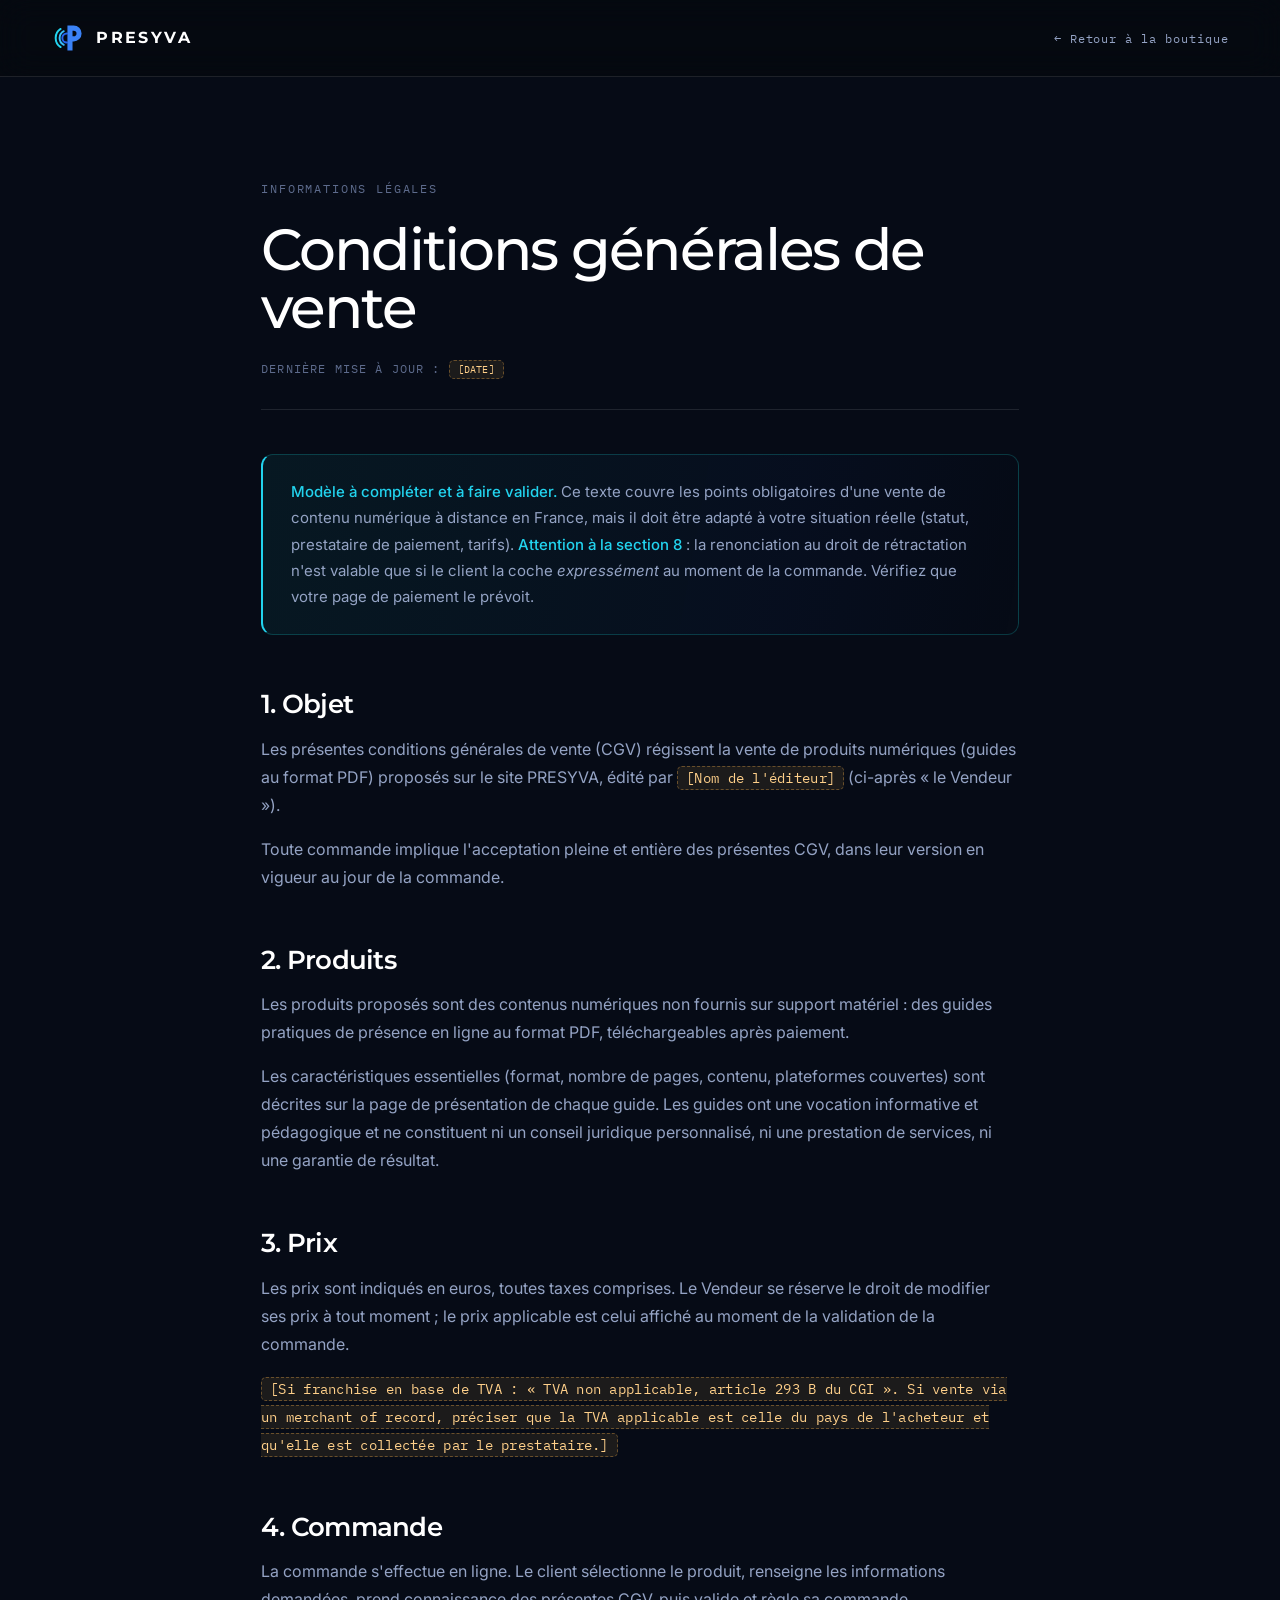
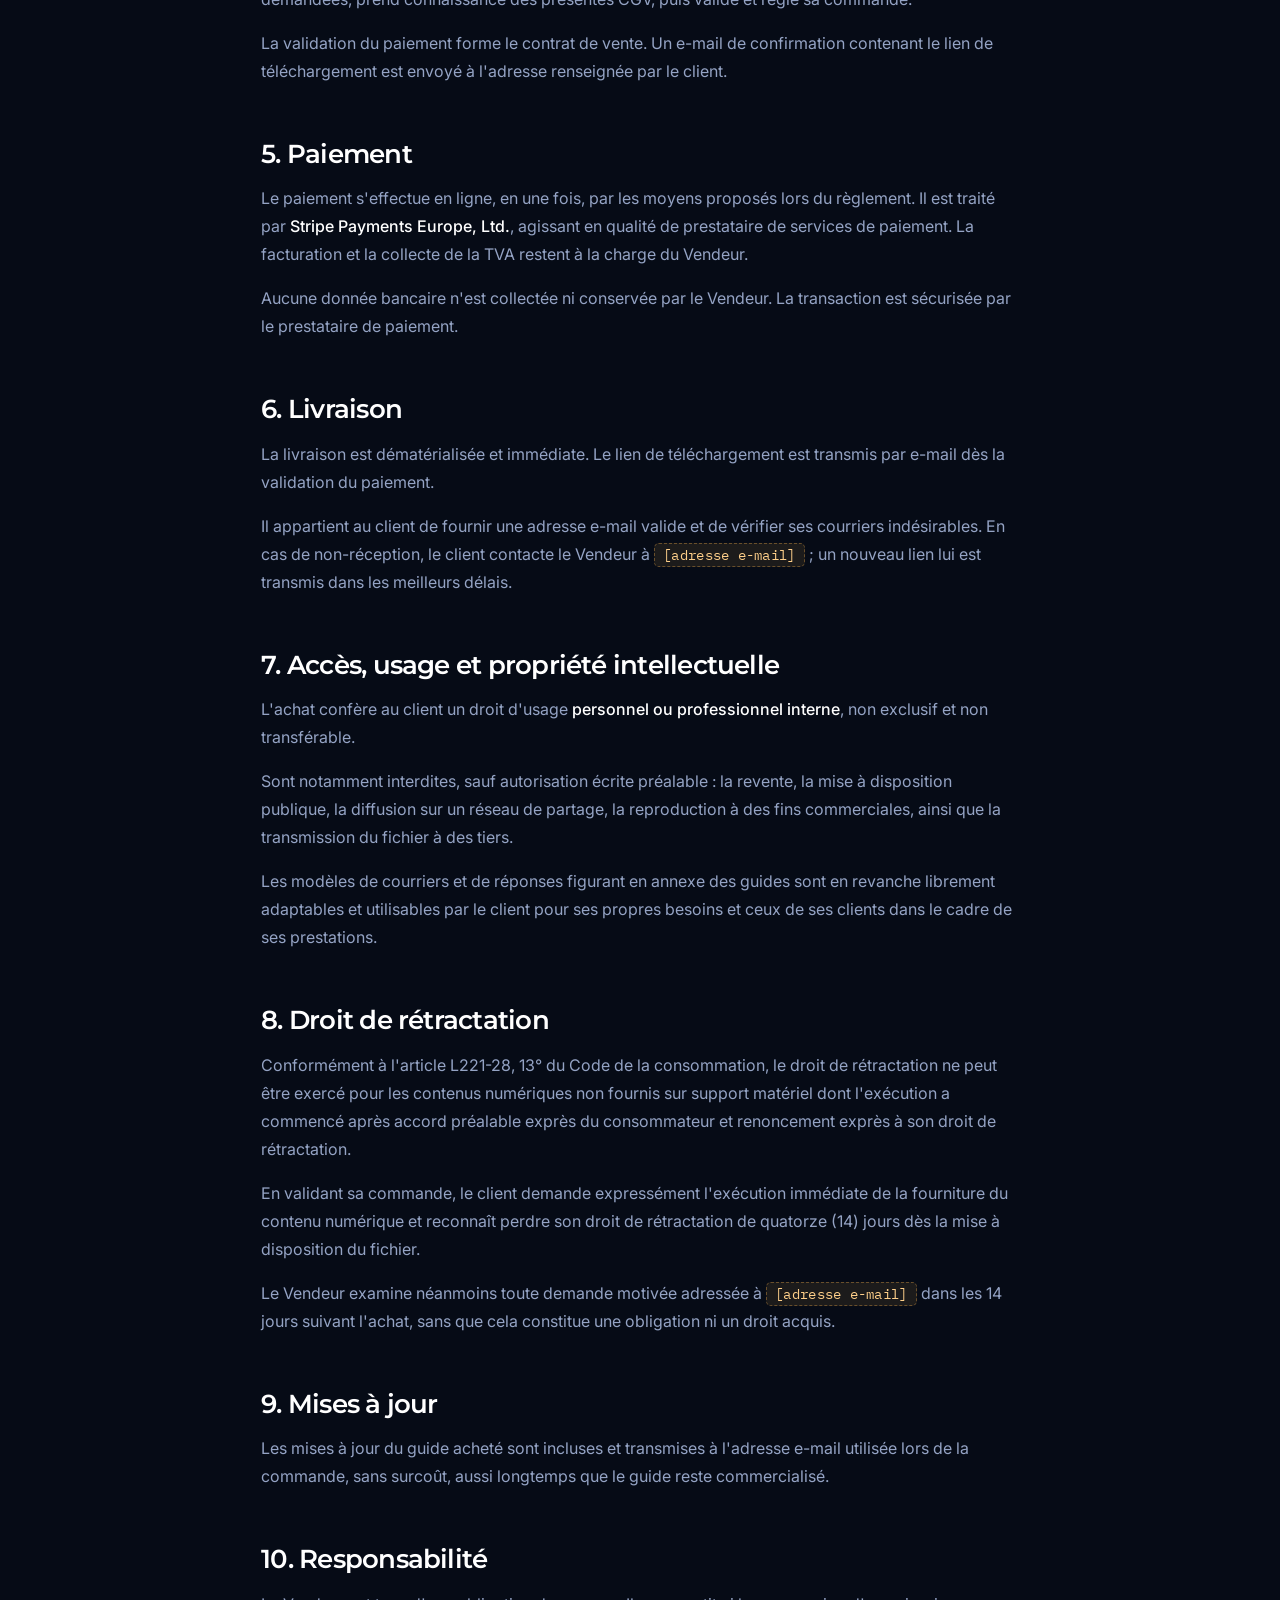
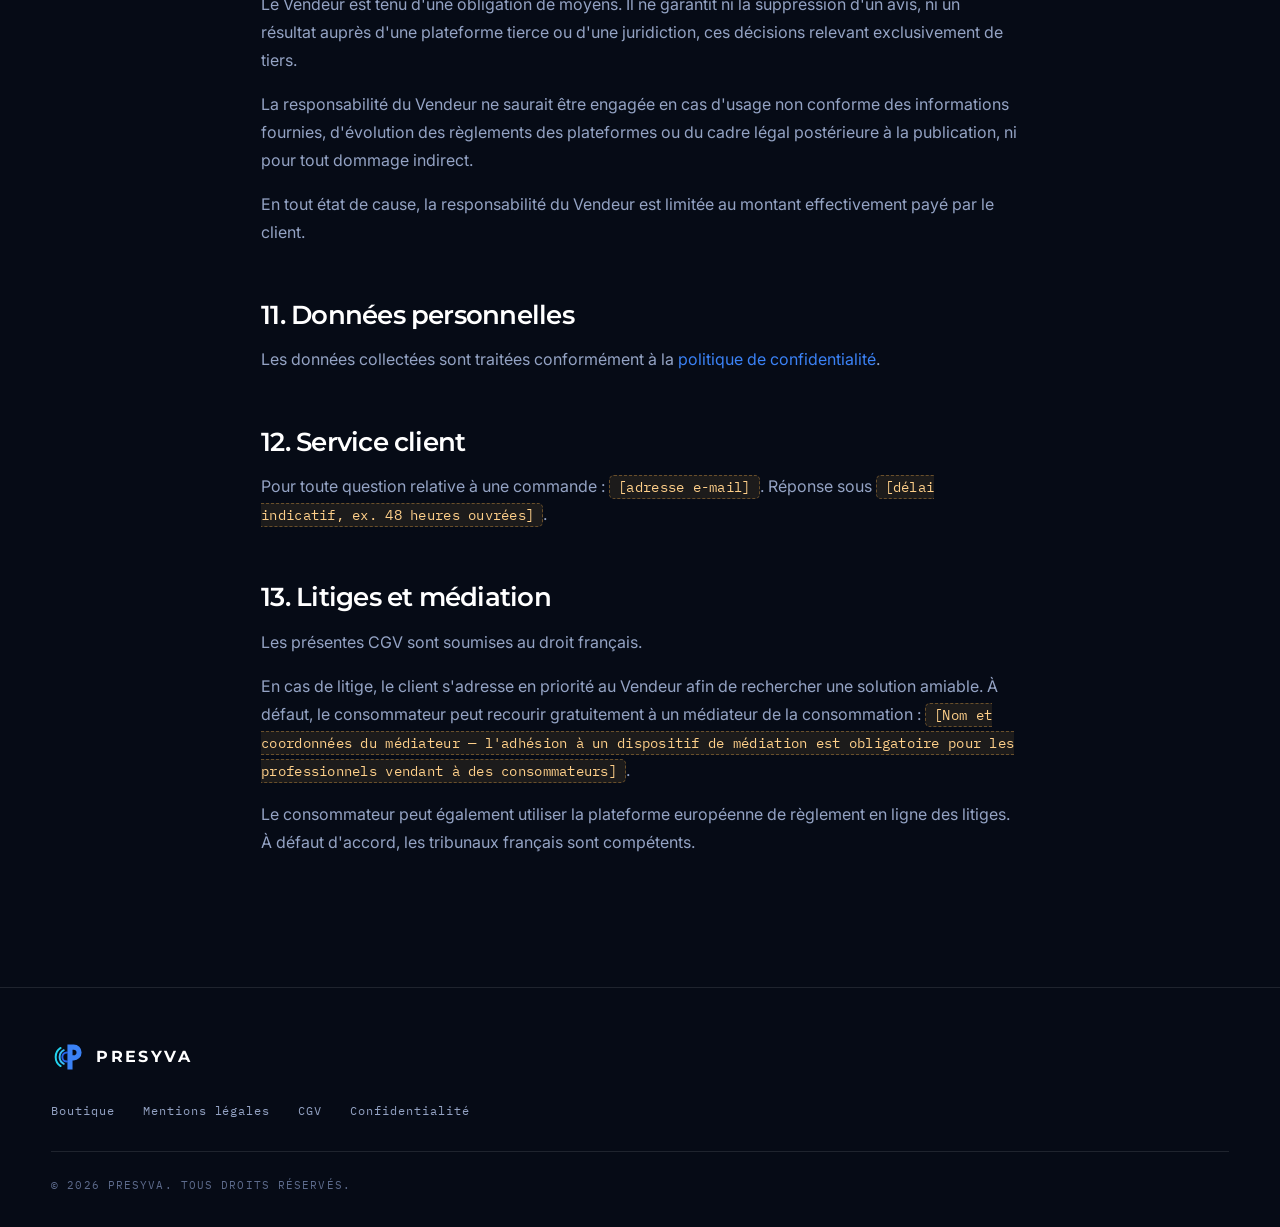
<file: cgv.html>
<!DOCTYPE html>
<html lang="fr">
<head>
<meta charset="UTF-8">
<meta name="viewport" content="width=device-width, initial-scale=1">
<title>Conditions générales de vente — PRESYVA</title>
<meta name="robots" content="noindex">
<meta name="theme-color" content="#060B16">
<link rel='icon' href="data:image/svg+xml,%3Csvg xmlns='http://www.w3.org/2000/svg' viewBox='0 0 120 120'%3E%3Crect width='120' height='120' rx='26' fill='%230f1e3d'/%3E%3Cpath d='M34 92 A38 38 0 0 1 34 28' fill='none' stroke='%2322d3ee' stroke-width='7' stroke-linecap='round'/%3E%3Cpath d='M45 84 A27 27 0 0 1 45 36' fill='none' stroke='%2338bdf8' stroke-width='7' stroke-linecap='round'/%3E%3Cpath d='M56 76 A16 16 0 0 1 56 44' fill='none' stroke='%232563eb' stroke-width='7' stroke-linecap='round'/%3E%3Cpath d='M62 16 h18 a28 28 0 0 1 0 56 h-4 v32 h-18 V16 z M76 34 v20 h4 a10 10 0 0 0 0-20 z' fill='%233b82f6' fill-rule='evenodd'/%3E%3C/svg%3E">
<link rel="preconnect" href="https://fonts.googleapis.com">
<link rel="preconnect" href="https://fonts.gstatic.com" crossorigin>
<link href="https://fonts.googleapis.com/css2?family=Montserrat:wght@500;600;700;800&family=Inter:wght@400;500&family=IBM+Plex+Mono:wght@400;500&display=swap" rel="stylesheet">
<link rel="stylesheet" href="legal.css">
</head>
<body>

<header>
  <div class="nav">
    <a href="index.html" class="brand">
      <svg class="brand-mark" viewBox="0 0 120 120" aria-hidden="true"><path d="M34 92 A38 38 0 0 1 34 28" fill="none" stroke="#22d3ee" stroke-width="7" stroke-linecap="round"/><path d="M45 84 A27 27 0 0 1 45 36" fill="none" stroke="#38bdf8" stroke-width="7" stroke-linecap="round"/><path d="M56 76 A16 16 0 0 1 56 44" fill="none" stroke="#2563eb" stroke-width="7" stroke-linecap="round"/><path d="M62 16 h18 a28 28 0 0 1 0 56 h-4 v32 h-18 V16 z M76 34 v20 h4 a10 10 0 0 0 0-20 z" fill="#3b82f6" fill-rule="evenodd"/></svg><div class="brand-name">PRESYVA</div>
    </a>
    <a href="index.html" class="back">← Retour à la boutique</a>
  </div>
</header>

<main class="page">
  <div class="wrap">
    <div class="eyebrow">Informations légales</div>
    <h1>Conditions générales de vente</h1>
    <p class="updated">Dernière mise à jour : <span class="field">[DATE]</span></p>

    <div class="todo">
      <strong>Modèle à compléter et à faire valider.</strong> Ce texte couvre les points obligatoires d'une vente de contenu numérique à distance en France, mais il doit être adapté à votre situation réelle (statut, prestataire de paiement, tarifs). <strong>Attention à la section 8</strong> : la renonciation au droit de rétractation n'est valable que si le client la coche <em>expressément</em> au moment de la commande. Vérifiez que votre page de paiement le prévoit.
    </div>

    <h2>1. Objet</h2>
    <p>Les présentes conditions générales de vente (CGV) régissent la vente de produits numériques (guides au format PDF) proposés sur le site PRESYVA, édité par <span class="field">[Nom de l'éditeur]</span> (ci-après « le Vendeur »).</p>
    <p>Toute commande implique l'acceptation pleine et entière des présentes CGV, dans leur version en vigueur au jour de la commande.</p>

    <h2>2. Produits</h2>
    <p>Les produits proposés sont des contenus numériques non fournis sur support matériel : des guides pratiques de présence en ligne au format PDF, téléchargeables après paiement.</p>
    <p>Les caractéristiques essentielles (format, nombre de pages, contenu, plateformes couvertes) sont décrites sur la page de présentation de chaque guide. Les guides ont une vocation informative et pédagogique et ne constituent ni un conseil juridique personnalisé, ni une prestation de services, ni une garantie de résultat.</p>

    <h2>3. Prix</h2>
    <p>Les prix sont indiqués en euros, toutes taxes comprises. Le Vendeur se réserve le droit de modifier ses prix à tout moment ; le prix applicable est celui affiché au moment de la validation de la commande.</p>
    <p><span class="field">[Si franchise en base de TVA : « TVA non applicable, article 293 B du CGI ». Si vente via un merchant of record, préciser que la TVA applicable est celle du pays de l'acheteur et qu'elle est collectée par le prestataire.]</span></p>

    <h2>4. Commande</h2>
    <p>La commande s'effectue en ligne. Le client sélectionne le produit, renseigne les informations demandées, prend connaissance des présentes CGV, puis valide et règle sa commande.</p>
    <p>La validation du paiement forme le contrat de vente. Un e-mail de confirmation contenant le lien de téléchargement est envoyé à l'adresse renseignée par le client.</p>

    <h2>5. Paiement</h2>
    <p>Le paiement s'effectue en ligne, en une fois, par les moyens proposés lors du règlement. Il est traité par <strong>Stripe Payments Europe, Ltd.</strong>, agissant en qualité de prestataire de services de paiement. La facturation et la collecte de la TVA restent à la charge du Vendeur.</p>
    <p>Aucune donnée bancaire n'est collectée ni conservée par le Vendeur. La transaction est sécurisée par le prestataire de paiement.</p>

    <h2>6. Livraison</h2>
    <p>La livraison est dématérialisée et immédiate. Le lien de téléchargement est transmis par e-mail dès la validation du paiement.</p>
    <p>Il appartient au client de fournir une adresse e-mail valide et de vérifier ses courriers indésirables. En cas de non-réception, le client contacte le Vendeur à <span class="field">[adresse e-mail]</span> ; un nouveau lien lui est transmis dans les meilleurs délais.</p>

    <h2>7. Accès, usage et propriété intellectuelle</h2>
    <p>L'achat confère au client un droit d'usage <strong>personnel ou professionnel interne</strong>, non exclusif et non transférable.</p>
    <p>Sont notamment interdites, sauf autorisation écrite préalable : la revente, la mise à disposition publique, la diffusion sur un réseau de partage, la reproduction à des fins commerciales, ainsi que la transmission du fichier à des tiers.</p>
    <p>Les modèles de courriers et de réponses figurant en annexe des guides sont en revanche librement adaptables et utilisables par le client pour ses propres besoins et ceux de ses clients dans le cadre de ses prestations.</p>

    <h2>8. Droit de rétractation</h2>
    <p>Conformément à l'article L221-28, 13° du Code de la consommation, le droit de rétractation ne peut être exercé pour les contenus numériques non fournis sur support matériel dont l'exécution a commencé après accord préalable exprès du consommateur et renoncement exprès à son droit de rétractation.</p>
    <p>En validant sa commande, le client demande expressément l'exécution immédiate de la fourniture du contenu numérique et reconnaît perdre son droit de rétractation de quatorze (14) jours dès la mise à disposition du fichier.</p>
    <p>Le Vendeur examine néanmoins toute demande motivée adressée à <span class="field">[adresse e-mail]</span> dans les 14 jours suivant l'achat, sans que cela constitue une obligation ni un droit acquis.</p>

    <h2>9. Mises à jour</h2>
    <p>Les mises à jour du guide acheté sont incluses et transmises à l'adresse e-mail utilisée lors de la commande, sans surcoût, aussi longtemps que le guide reste commercialisé.</p>

    <h2>10. Responsabilité</h2>
    <p>Le Vendeur est tenu d'une obligation de moyens. Il ne garantit ni la suppression d'un avis, ni un résultat auprès d'une plateforme tierce ou d'une juridiction, ces décisions relevant exclusivement de tiers.</p>
    <p>La responsabilité du Vendeur ne saurait être engagée en cas d'usage non conforme des informations fournies, d'évolution des règlements des plateformes ou du cadre légal postérieure à la publication, ni pour tout dommage indirect.</p>
    <p>En tout état de cause, la responsabilité du Vendeur est limitée au montant effectivement payé par le client.</p>

    <h2>11. Données personnelles</h2>
    <p>Les données collectées sont traitées conformément à la <a href="confidentialite.html">politique de confidentialité</a>.</p>

    <h2>12. Service client</h2>
    <p>Pour toute question relative à une commande : <span class="field">[adresse e-mail]</span>. Réponse sous <span class="field">[délai indicatif, ex. 48 heures ouvrées]</span>.</p>

    <h2>13. Litiges et médiation</h2>
    <p>Les présentes CGV sont soumises au droit français.</p>
    <p>En cas de litige, le client s'adresse en priorité au Vendeur afin de rechercher une solution amiable. À défaut, le consommateur peut recourir gratuitement à un médiateur de la consommation : <span class="field">[Nom et coordonnées du médiateur — l'adhésion à un dispositif de médiation est obligatoire pour les professionnels vendant à des consommateurs]</span>.</p>
    <p>Le consommateur peut également utiliser la plateforme européenne de règlement en ligne des litiges. À défaut d'accord, les tribunaux français sont compétents.</p>
  </div>
</main>

<footer>
  <div class="wrap">
    <div class="brand on-dark">
      <svg class="brand-mark" viewBox="0 0 120 120" aria-hidden="true"><path d="M34 92 A38 38 0 0 1 34 28" fill="none" stroke="#22d3ee" stroke-width="7" stroke-linecap="round"/><path d="M45 84 A27 27 0 0 1 45 36" fill="none" stroke="#38bdf8" stroke-width="7" stroke-linecap="round"/><path d="M56 76 A16 16 0 0 1 56 44" fill="none" stroke="#2563eb" stroke-width="7" stroke-linecap="round"/><path d="M62 16 h18 a28 28 0 0 1 0 56 h-4 v32 h-18 V16 z M76 34 v20 h4 a10 10 0 0 0 0-20 z" fill="#3b82f6" fill-rule="evenodd"/></svg><div class="brand-name">PRESYVA</div>
    </div>
    <div class="f-links">
      <a href="index.html">Boutique</a>
      <a href="mentions-legales.html">Mentions légales</a>
      <a href="cgv.html">CGV</a>
      <a href="confidentialite.html">Confidentialité</a>
    </div>
    <div class="f-bottom">© 2026 PRESYVA. Tous droits réservés.</div>
  </div>
</footer>

</body>
</html>
</file>
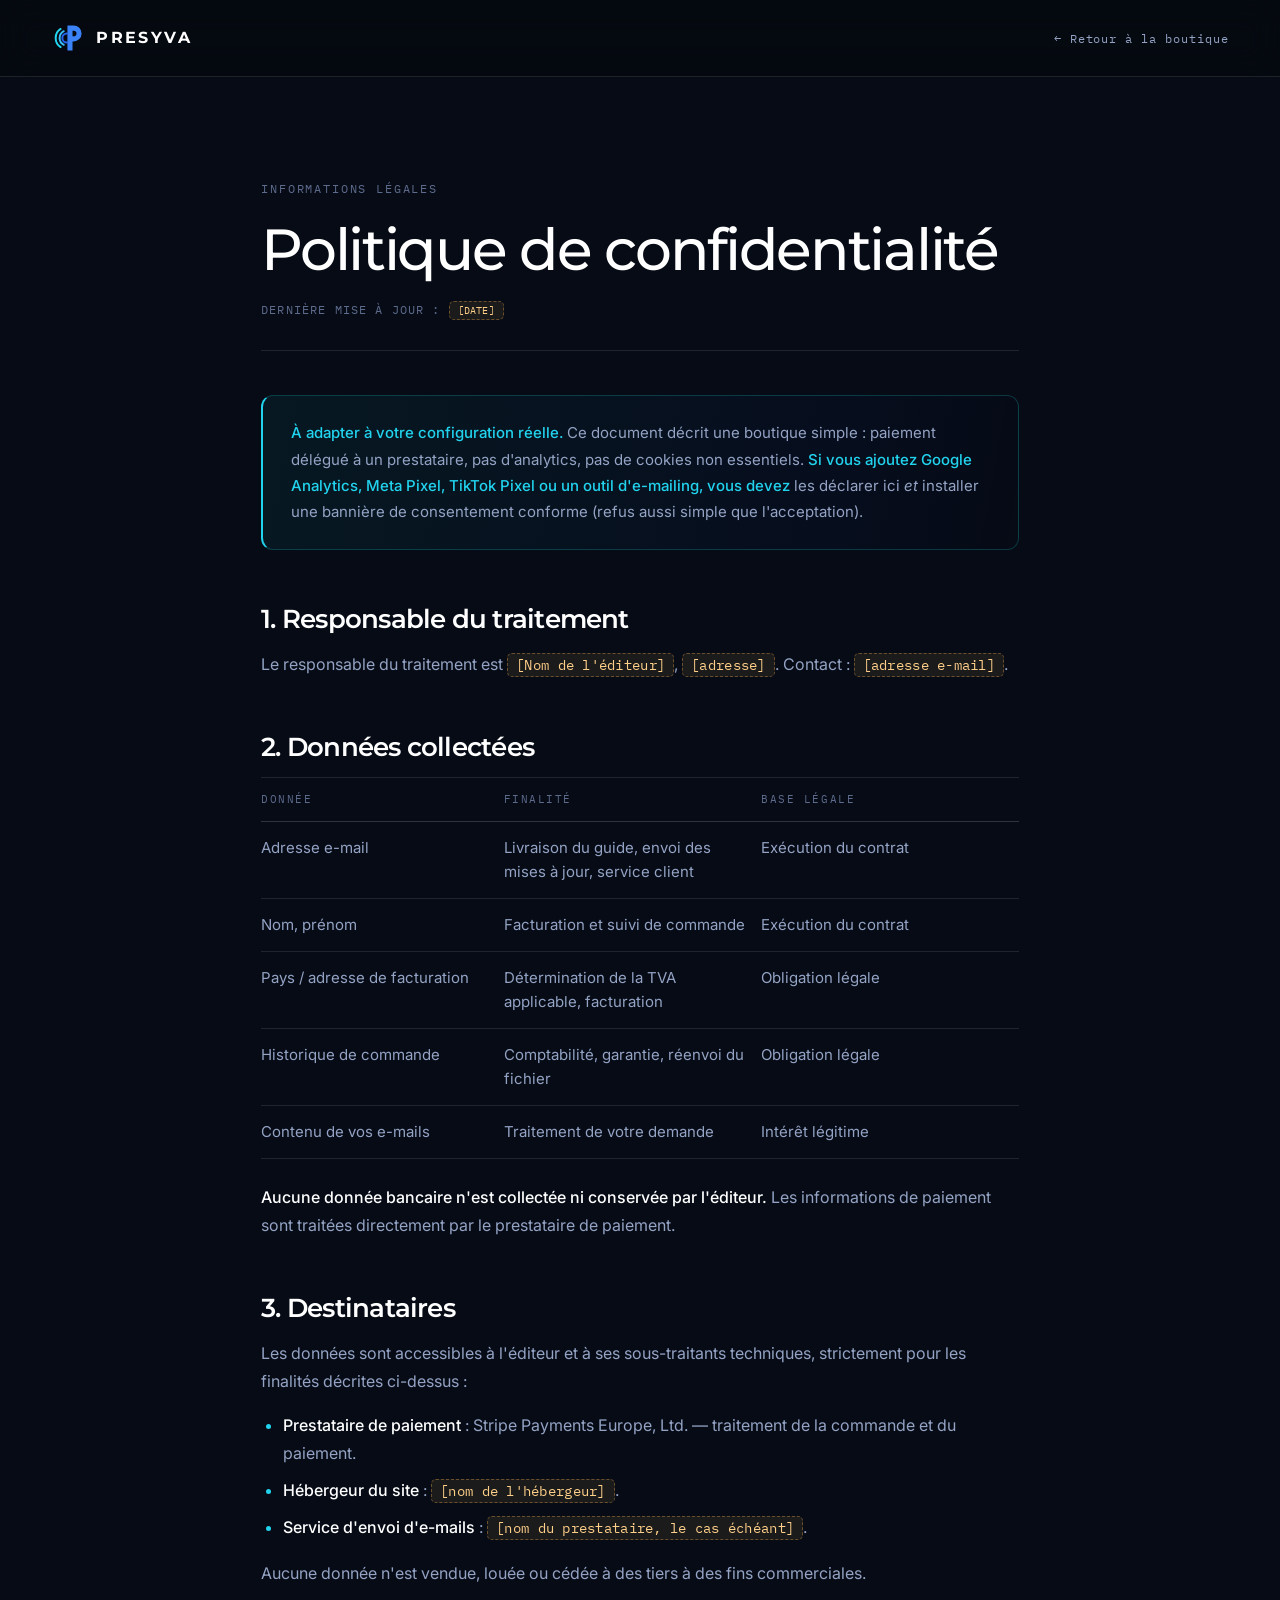
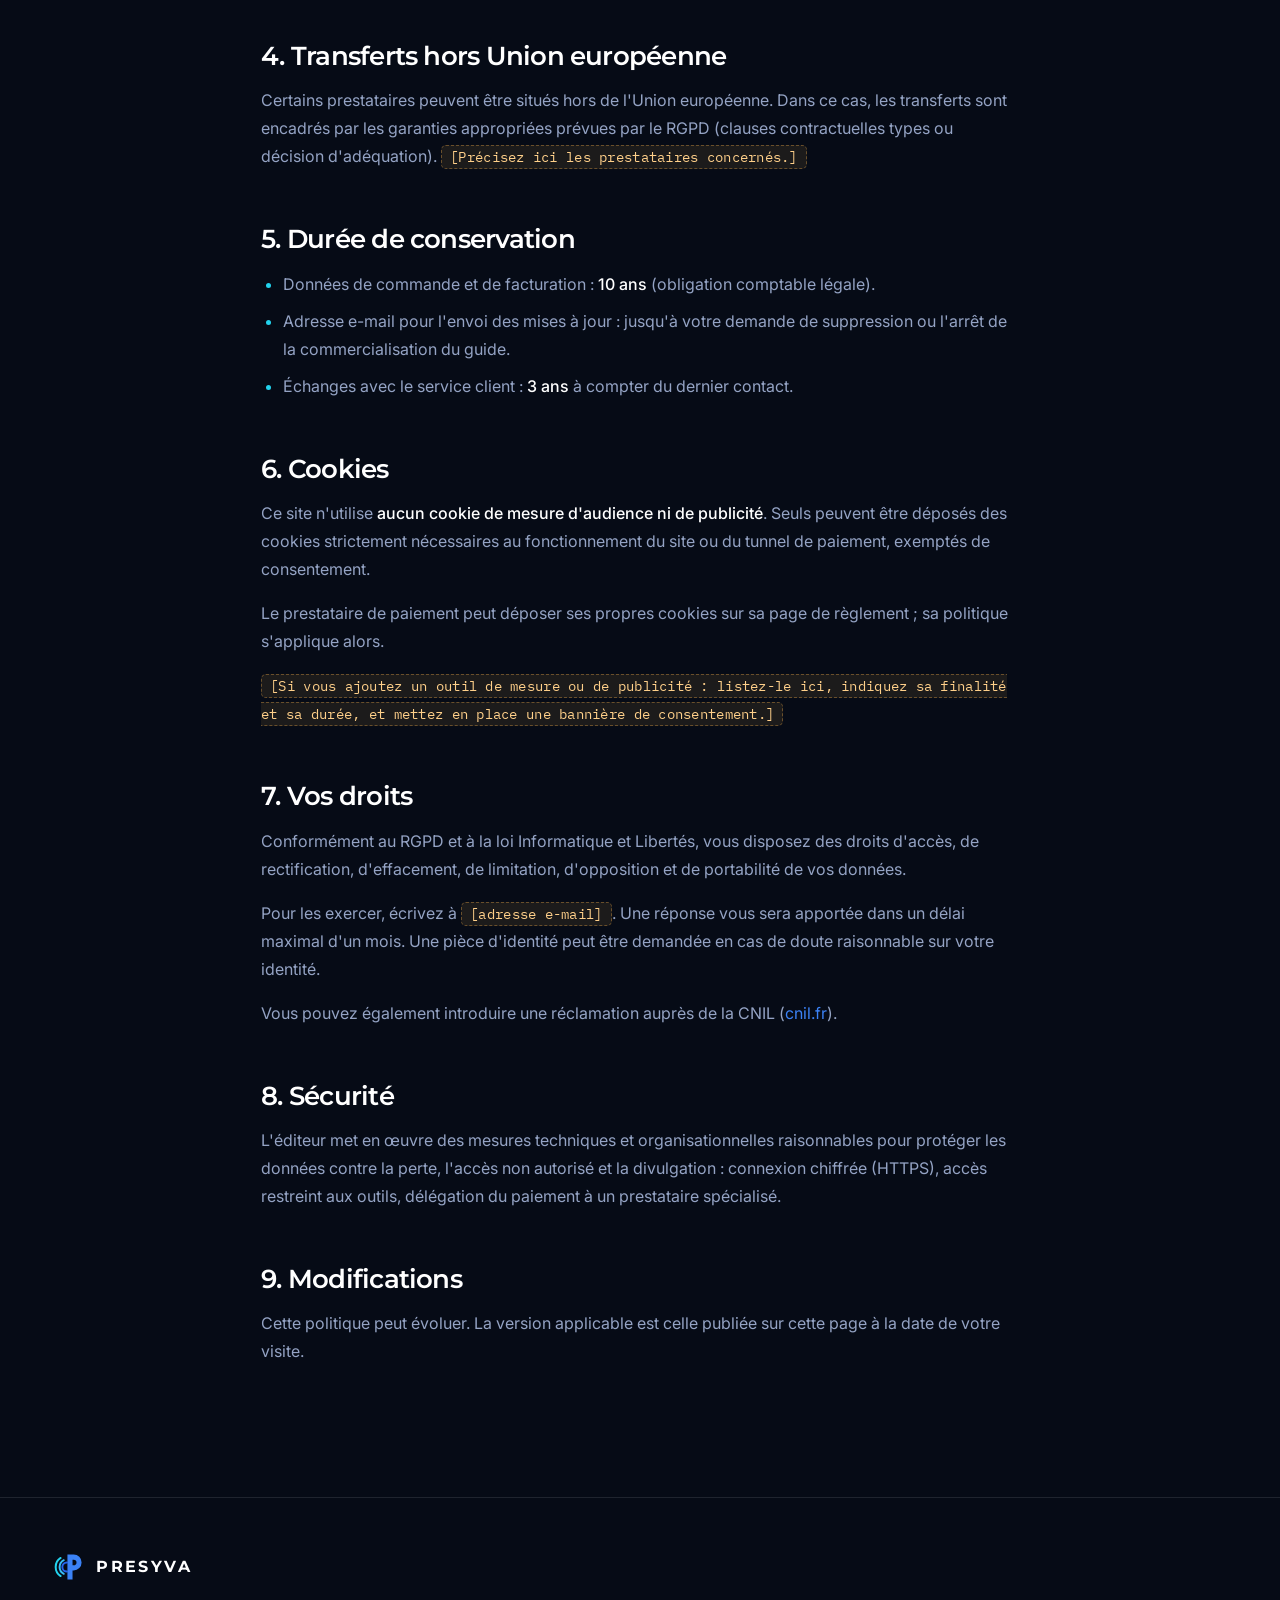
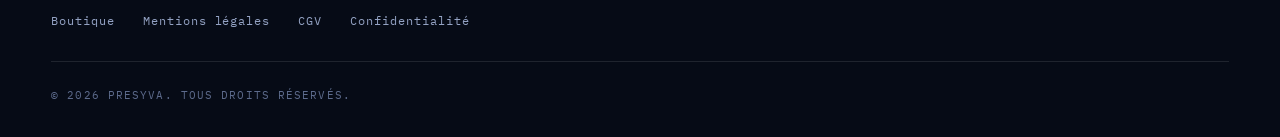
<file: confidentialite.html>
<!DOCTYPE html>
<html lang="fr">
<head>
<meta charset="UTF-8">
<meta name="viewport" content="width=device-width, initial-scale=1">
<title>Politique de confidentialité — PRESYVA</title>
<meta name="robots" content="noindex">
<meta name="theme-color" content="#060B16">
<link rel='icon' href="data:image/svg+xml,%3Csvg xmlns='http://www.w3.org/2000/svg' viewBox='0 0 120 120'%3E%3Crect width='120' height='120' rx='26' fill='%230f1e3d'/%3E%3Cpath d='M34 92 A38 38 0 0 1 34 28' fill='none' stroke='%2322d3ee' stroke-width='7' stroke-linecap='round'/%3E%3Cpath d='M45 84 A27 27 0 0 1 45 36' fill='none' stroke='%2338bdf8' stroke-width='7' stroke-linecap='round'/%3E%3Cpath d='M56 76 A16 16 0 0 1 56 44' fill='none' stroke='%232563eb' stroke-width='7' stroke-linecap='round'/%3E%3Cpath d='M62 16 h18 a28 28 0 0 1 0 56 h-4 v32 h-18 V16 z M76 34 v20 h4 a10 10 0 0 0 0-20 z' fill='%233b82f6' fill-rule='evenodd'/%3E%3C/svg%3E">
<link rel="preconnect" href="https://fonts.googleapis.com">
<link rel="preconnect" href="https://fonts.gstatic.com" crossorigin>
<link href="https://fonts.googleapis.com/css2?family=Montserrat:wght@500;600;700;800&family=Inter:wght@400;500&family=IBM+Plex+Mono:wght@400;500&display=swap" rel="stylesheet">
<link rel="stylesheet" href="legal.css">
</head>
<body>

<header>
  <div class="nav">
    <a href="index.html" class="brand">
      <svg class="brand-mark" viewBox="0 0 120 120" aria-hidden="true"><path d="M34 92 A38 38 0 0 1 34 28" fill="none" stroke="#22d3ee" stroke-width="7" stroke-linecap="round"/><path d="M45 84 A27 27 0 0 1 45 36" fill="none" stroke="#38bdf8" stroke-width="7" stroke-linecap="round"/><path d="M56 76 A16 16 0 0 1 56 44" fill="none" stroke="#2563eb" stroke-width="7" stroke-linecap="round"/><path d="M62 16 h18 a28 28 0 0 1 0 56 h-4 v32 h-18 V16 z M76 34 v20 h4 a10 10 0 0 0 0-20 z" fill="#3b82f6" fill-rule="evenodd"/></svg><div class="brand-name">PRESYVA</div>
    </a>
    <a href="index.html" class="back">← Retour à la boutique</a>
  </div>
</header>

<main class="page">
  <div class="wrap">
    <div class="eyebrow">Informations légales</div>
    <h1>Politique de confidentialité</h1>
    <p class="updated">Dernière mise à jour : <span class="field">[DATE]</span></p>

    <div class="todo">
      <strong>À adapter à votre configuration réelle.</strong> Ce document décrit une boutique simple : paiement délégué à un prestataire, pas d'analytics, pas de cookies non essentiels. <strong>Si vous ajoutez Google Analytics, Meta Pixel, TikTok Pixel ou un outil d'e-mailing, vous devez</strong> les déclarer ici <em>et</em> installer une bannière de consentement conforme (refus aussi simple que l'acceptation).
    </div>

    <h2>1. Responsable du traitement</h2>
    <p>Le responsable du traitement est <span class="field">[Nom de l'éditeur]</span>, <span class="field">[adresse]</span>. Contact : <span class="field">[adresse e-mail]</span>.</p>

    <h2>2. Données collectées</h2>
    <table>
      <tr><th style="width:32%">Donnée</th><th style="width:34%">Finalité</th><th>Base légale</th></tr>
      <tr><td>Adresse e-mail</td><td>Livraison du guide, envoi des mises à jour, service client</td><td>Exécution du contrat</td></tr>
      <tr><td>Nom, prénom</td><td>Facturation et suivi de commande</td><td>Exécution du contrat</td></tr>
      <tr><td>Pays / adresse de facturation</td><td>Détermination de la TVA applicable, facturation</td><td>Obligation légale</td></tr>
      <tr><td>Historique de commande</td><td>Comptabilité, garantie, réenvoi du fichier</td><td>Obligation légale</td></tr>
      <tr><td>Contenu de vos e-mails</td><td>Traitement de votre demande</td><td>Intérêt légitime</td></tr>
    </table>
    <p><strong>Aucune donnée bancaire n'est collectée ni conservée par l'éditeur.</strong> Les informations de paiement sont traitées directement par le prestataire de paiement.</p>

    <h2>3. Destinataires</h2>
    <p>Les données sont accessibles à l'éditeur et à ses sous-traitants techniques, strictement pour les finalités décrites ci-dessus :</p>
    <ul>
      <li><strong>Prestataire de paiement</strong> : Stripe Payments Europe, Ltd. — traitement de la commande et du paiement.</li>
      <li><strong>Hébergeur du site</strong> : <span class="field">[nom de l'hébergeur]</span>.</li>
      <li><strong>Service d'envoi d'e-mails</strong> : <span class="field">[nom du prestataire, le cas échéant]</span>.</li>
    </ul>
    <p>Aucune donnée n'est vendue, louée ou cédée à des tiers à des fins commerciales.</p>

    <h2>4. Transferts hors Union européenne</h2>
    <p>Certains prestataires peuvent être situés hors de l'Union européenne. Dans ce cas, les transferts sont encadrés par les garanties appropriées prévues par le RGPD (clauses contractuelles types ou décision d'adéquation). <span class="field">[Précisez ici les prestataires concernés.]</span></p>

    <h2>5. Durée de conservation</h2>
    <ul>
      <li>Données de commande et de facturation : <strong>10 ans</strong> (obligation comptable légale).</li>
      <li>Adresse e-mail pour l'envoi des mises à jour : jusqu'à votre demande de suppression ou l'arrêt de la commercialisation du guide.</li>
      <li>Échanges avec le service client : <strong>3 ans</strong> à compter du dernier contact.</li>
    </ul>

    <h2>6. Cookies</h2>
    <p>Ce site n'utilise <strong>aucun cookie de mesure d'audience ni de publicité</strong>. Seuls peuvent être déposés des cookies strictement nécessaires au fonctionnement du site ou du tunnel de paiement, exemptés de consentement.</p>
    <p>Le prestataire de paiement peut déposer ses propres cookies sur sa page de règlement ; sa politique s'applique alors.</p>
    <p><span class="field">[Si vous ajoutez un outil de mesure ou de publicité : listez-le ici, indiquez sa finalité et sa durée, et mettez en place une bannière de consentement.]</span></p>

    <h2>7. Vos droits</h2>
    <p>Conformément au RGPD et à la loi Informatique et Libertés, vous disposez des droits d'accès, de rectification, d'effacement, de limitation, d'opposition et de portabilité de vos données.</p>
    <p>Pour les exercer, écrivez à <span class="field">[adresse e-mail]</span>. Une réponse vous sera apportée dans un délai maximal d'un mois. Une pièce d'identité peut être demandée en cas de doute raisonnable sur votre identité.</p>
    <p>Vous pouvez également introduire une réclamation auprès de la CNIL (<a href="https://www.cnil.fr" target="_blank" rel="noopener">cnil.fr</a>).</p>

    <h2>8. Sécurité</h2>
    <p>L'éditeur met en œuvre des mesures techniques et organisationnelles raisonnables pour protéger les données contre la perte, l'accès non autorisé et la divulgation : connexion chiffrée (HTTPS), accès restreint aux outils, délégation du paiement à un prestataire spécialisé.</p>

    <h2>9. Modifications</h2>
    <p>Cette politique peut évoluer. La version applicable est celle publiée sur cette page à la date de votre visite.</p>
  </div>
</main>

<footer>
  <div class="wrap">
    <div class="brand on-dark">
      <svg class="brand-mark" viewBox="0 0 120 120" aria-hidden="true"><path d="M34 92 A38 38 0 0 1 34 28" fill="none" stroke="#22d3ee" stroke-width="7" stroke-linecap="round"/><path d="M45 84 A27 27 0 0 1 45 36" fill="none" stroke="#38bdf8" stroke-width="7" stroke-linecap="round"/><path d="M56 76 A16 16 0 0 1 56 44" fill="none" stroke="#2563eb" stroke-width="7" stroke-linecap="round"/><path d="M62 16 h18 a28 28 0 0 1 0 56 h-4 v32 h-18 V16 z M76 34 v20 h4 a10 10 0 0 0 0-20 z" fill="#3b82f6" fill-rule="evenodd"/></svg><div class="brand-name">PRESYVA</div>
    </div>
    <div class="f-links">
      <a href="index.html">Boutique</a>
      <a href="mentions-legales.html">Mentions légales</a>
      <a href="cgv.html">CGV</a>
      <a href="confidentialite.html">Confidentialité</a>
    </div>
    <div class="f-bottom">© 2026 PRESYVA. Tous droits réservés.</div>
  </div>
</footer>

</body>
</html>
</file>
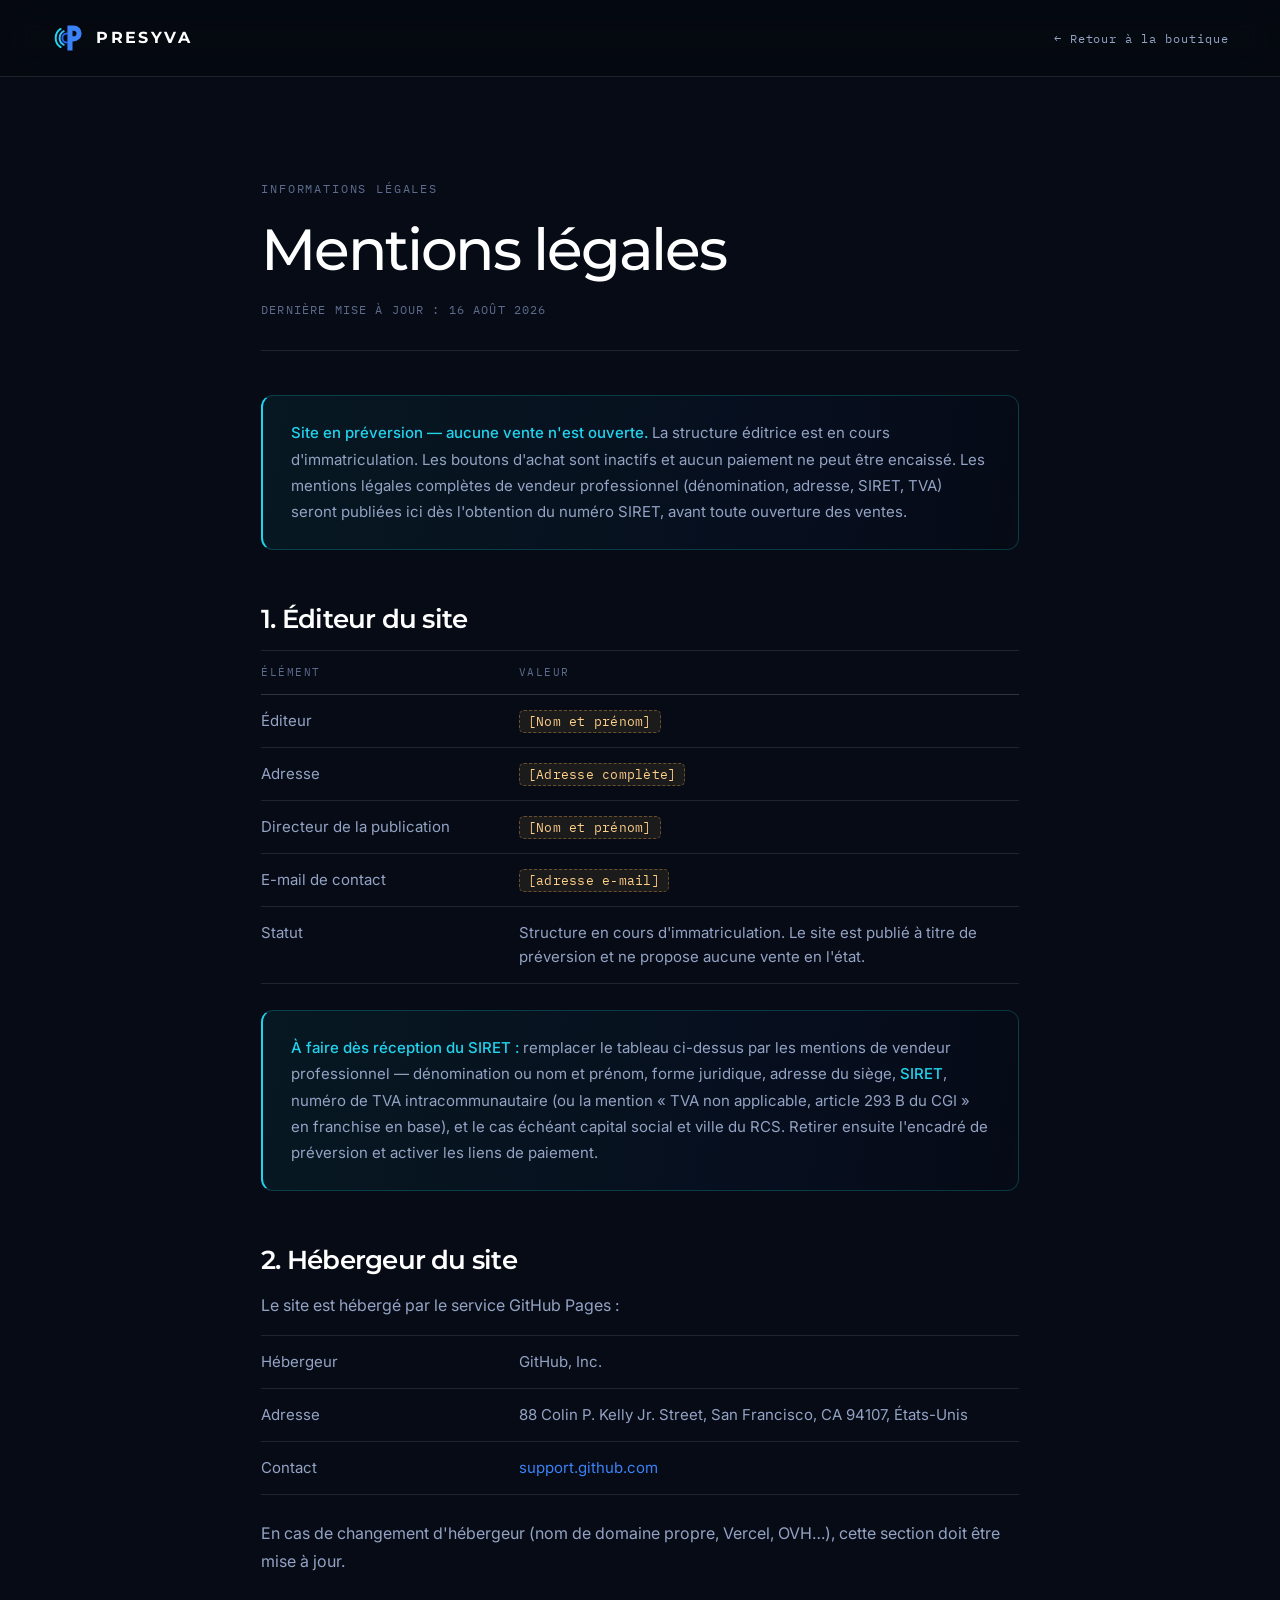
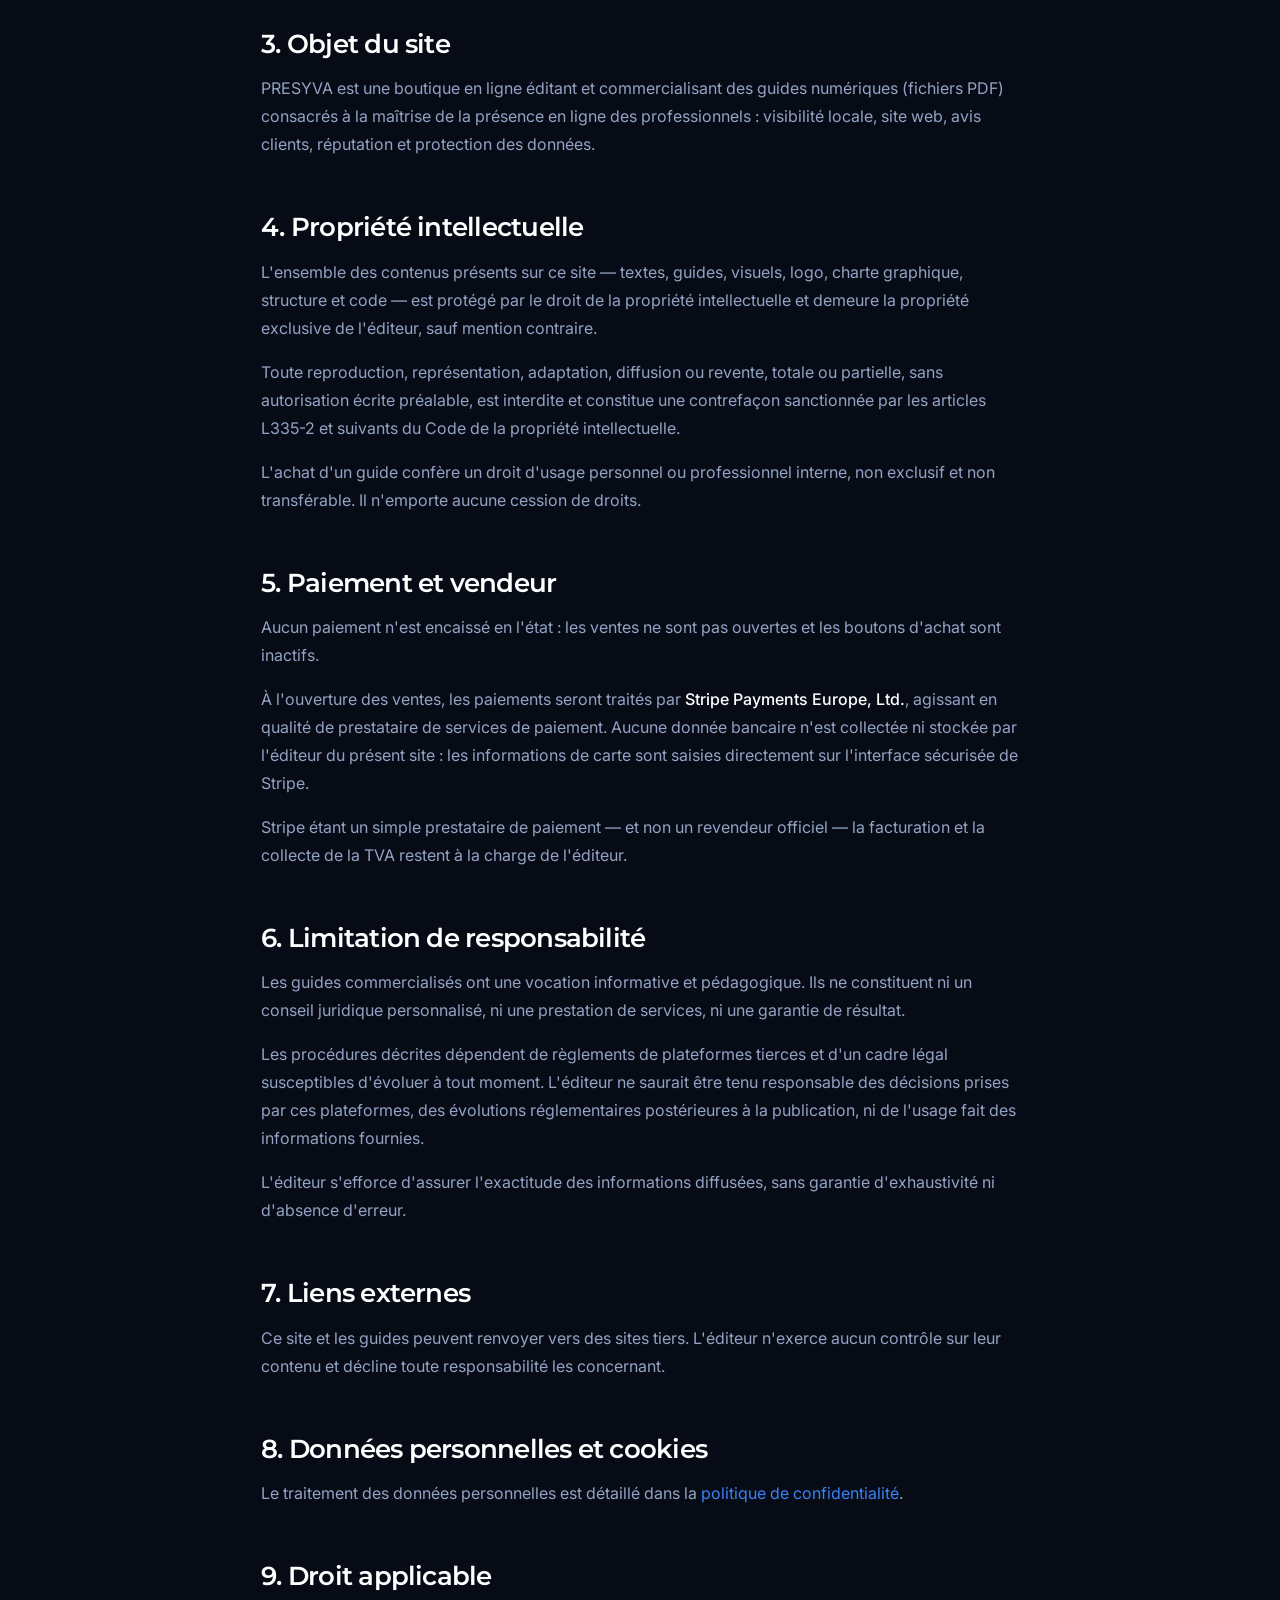
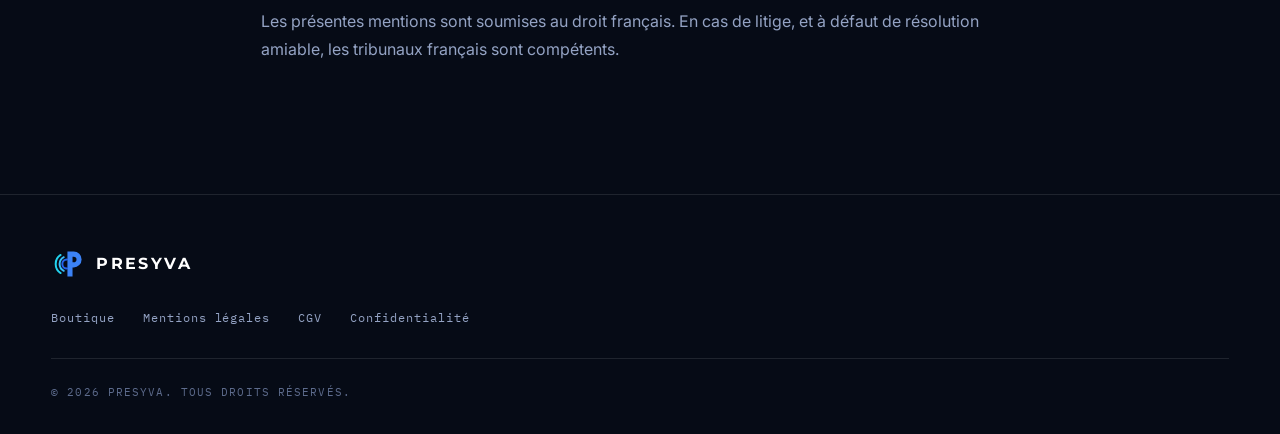
<file: mentions-legales.html>
<!DOCTYPE html>
<html lang="fr">
<head>
<meta charset="UTF-8">
<meta name="viewport" content="width=device-width, initial-scale=1">
<title>Mentions légales — PRESYVA</title>
<meta name="robots" content="noindex">
<meta name="theme-color" content="#060B16">
<link rel='icon' href="data:image/svg+xml,%3Csvg xmlns='http://www.w3.org/2000/svg' viewBox='0 0 120 120'%3E%3Crect width='120' height='120' rx='26' fill='%230f1e3d'/%3E%3Cpath d='M34 92 A38 38 0 0 1 34 28' fill='none' stroke='%2322d3ee' stroke-width='7' stroke-linecap='round'/%3E%3Cpath d='M45 84 A27 27 0 0 1 45 36' fill='none' stroke='%2338bdf8' stroke-width='7' stroke-linecap='round'/%3E%3Cpath d='M56 76 A16 16 0 0 1 56 44' fill='none' stroke='%232563eb' stroke-width='7' stroke-linecap='round'/%3E%3Cpath d='M62 16 h18 a28 28 0 0 1 0 56 h-4 v32 h-18 V16 z M76 34 v20 h4 a10 10 0 0 0 0-20 z' fill='%233b82f6' fill-rule='evenodd'/%3E%3C/svg%3E">
<link rel="preconnect" href="https://fonts.googleapis.com">
<link rel="preconnect" href="https://fonts.gstatic.com" crossorigin>
<link href="https://fonts.googleapis.com/css2?family=Montserrat:wght@500;600;700;800&family=Inter:wght@400;500&family=IBM+Plex+Mono:wght@400;500&display=swap" rel="stylesheet">
<link rel="stylesheet" href="legal.css">
</head>
<body>

<header>
  <div class="nav">
    <a href="index.html" class="brand">
      <svg class="brand-mark" viewBox="0 0 120 120" aria-hidden="true"><path d="M34 92 A38 38 0 0 1 34 28" fill="none" stroke="#22d3ee" stroke-width="7" stroke-linecap="round"/><path d="M45 84 A27 27 0 0 1 45 36" fill="none" stroke="#38bdf8" stroke-width="7" stroke-linecap="round"/><path d="M56 76 A16 16 0 0 1 56 44" fill="none" stroke="#2563eb" stroke-width="7" stroke-linecap="round"/><path d="M62 16 h18 a28 28 0 0 1 0 56 h-4 v32 h-18 V16 z M76 34 v20 h4 a10 10 0 0 0 0-20 z" fill="#3b82f6" fill-rule="evenodd"/></svg><div class="brand-name">PRESYVA</div>
    </a>
    <a href="index.html" class="back">← Retour à la boutique</a>
  </div>
</header>

<main class="page">
  <div class="wrap">
    <div class="eyebrow">Informations légales</div>
    <h1>Mentions légales</h1>
    <p class="updated">Dernière mise à jour : 16 août 2026</p>

    <div class="todo">
      <strong>Site en préversion — aucune vente n'est ouverte.</strong> La structure éditrice est en cours d'immatriculation. Les boutons d'achat sont inactifs et aucun paiement ne peut être encaissé. Les mentions légales complètes de vendeur professionnel (dénomination, adresse, SIRET, TVA) seront publiées ici dès l'obtention du numéro SIRET, avant toute ouverture des ventes.
    </div>

    <h2>1. Éditeur du site</h2>
    <table>
      <tr><th style="width:34%">Élément</th><th>Valeur</th></tr>
      <tr><td>Éditeur</td><td><span class="field">[Nom et prénom]</span></td></tr>
      <tr><td>Adresse</td><td><span class="field">[Adresse complète]</span></td></tr>
      <tr><td>Directeur de la publication</td><td><span class="field">[Nom et prénom]</span></td></tr>
      <tr><td>E-mail de contact</td><td><span class="field">[adresse e-mail]</span></td></tr>
      <tr><td>Statut</td><td>Structure en cours d'immatriculation. Le site est publié à titre de préversion et ne propose aucune vente en l'état.</td></tr>
    </table>

    <div class="todo" style="margin:26px 0 0">
      <strong>À faire dès réception du SIRET :</strong> remplacer le tableau ci-dessus par les mentions de vendeur professionnel — dénomination ou nom et prénom, forme juridique, adresse du siège, <strong>SIRET</strong>, numéro de TVA intracommunautaire (ou la mention « TVA non applicable, article 293 B du CGI » en franchise en base), et le cas échéant capital social et ville du RCS. Retirer ensuite l'encadré de préversion et activer les liens de paiement.
    </div>

    <h2>2. Hébergeur du site</h2>
    <p>Le site est hébergé par le service GitHub Pages :</p>
    <table>
      <tr><td style="width:34%">Hébergeur</td><td>GitHub, Inc.</td></tr>
      <tr><td>Adresse</td><td>88 Colin P. Kelly Jr. Street, San Francisco, CA 94107, États-Unis</td></tr>
      <tr><td>Contact</td><td><a href="https://support.github.com" target="_blank" rel="noopener">support.github.com</a></td></tr>
    </table>
    <p>En cas de changement d'hébergeur (nom de domaine propre, Vercel, OVH…), cette section doit être mise à jour.</p>

    <h2>3. Objet du site</h2>
    <p>PRESYVA est une boutique en ligne éditant et commercialisant des guides numériques (fichiers PDF) consacrés à la maîtrise de la présence en ligne des professionnels : visibilité locale, site web, avis clients, réputation et protection des données.</p>

    <h2>4. Propriété intellectuelle</h2>
    <p>L'ensemble des contenus présents sur ce site — textes, guides, visuels, logo, charte graphique, structure et code — est protégé par le droit de la propriété intellectuelle et demeure la propriété exclusive de l'éditeur, sauf mention contraire.</p>
    <p>Toute reproduction, représentation, adaptation, diffusion ou revente, totale ou partielle, sans autorisation écrite préalable, est interdite et constitue une contrefaçon sanctionnée par les articles L335-2 et suivants du Code de la propriété intellectuelle.</p>
    <p>L'achat d'un guide confère un droit d'usage personnel ou professionnel interne, non exclusif et non transférable. Il n'emporte aucune cession de droits.</p>

    <h2>5. Paiement et vendeur</h2>
    <p>Aucun paiement n'est encaissé en l'état : les ventes ne sont pas ouvertes et les boutons d'achat sont inactifs.</p>
    <p>À l'ouverture des ventes, les paiements seront traités par <strong>Stripe Payments Europe, Ltd.</strong>, agissant en qualité de prestataire de services de paiement. Aucune donnée bancaire n'est collectée ni stockée par l'éditeur du présent site : les informations de carte sont saisies directement sur l'interface sécurisée de Stripe.</p>
    <p>Stripe étant un simple prestataire de paiement — et non un revendeur officiel — la facturation et la collecte de la TVA restent à la charge de l'éditeur.</p>

    <h2>6. Limitation de responsabilité</h2>
    <p>Les guides commercialisés ont une vocation informative et pédagogique. Ils ne constituent ni un conseil juridique personnalisé, ni une prestation de services, ni une garantie de résultat.</p>
    <p>Les procédures décrites dépendent de règlements de plateformes tierces et d'un cadre légal susceptibles d'évoluer à tout moment. L'éditeur ne saurait être tenu responsable des décisions prises par ces plateformes, des évolutions réglementaires postérieures à la publication, ni de l'usage fait des informations fournies.</p>
    <p>L'éditeur s'efforce d'assurer l'exactitude des informations diffusées, sans garantie d'exhaustivité ni d'absence d'erreur.</p>

    <h2>7. Liens externes</h2>
    <p>Ce site et les guides peuvent renvoyer vers des sites tiers. L'éditeur n'exerce aucun contrôle sur leur contenu et décline toute responsabilité les concernant.</p>

    <h2>8. Données personnelles et cookies</h2>
    <p>Le traitement des données personnelles est détaillé dans la <a href="confidentialite.html">politique de confidentialité</a>.</p>

    <h2>9. Droit applicable</h2>
    <p>Les présentes mentions sont soumises au droit français. En cas de litige, et à défaut de résolution amiable, les tribunaux français sont compétents.</p>
  </div>
</main>

<footer>
  <div class="wrap">
    <div class="brand on-dark">
      <svg class="brand-mark" viewBox="0 0 120 120" aria-hidden="true"><path d="M34 92 A38 38 0 0 1 34 28" fill="none" stroke="#22d3ee" stroke-width="7" stroke-linecap="round"/><path d="M45 84 A27 27 0 0 1 45 36" fill="none" stroke="#38bdf8" stroke-width="7" stroke-linecap="round"/><path d="M56 76 A16 16 0 0 1 56 44" fill="none" stroke="#2563eb" stroke-width="7" stroke-linecap="round"/><path d="M62 16 h18 a28 28 0 0 1 0 56 h-4 v32 h-18 V16 z M76 34 v20 h4 a10 10 0 0 0 0-20 z" fill="#3b82f6" fill-rule="evenodd"/></svg><div class="brand-name">PRESYVA</div>
    </div>
    <div class="f-links">
      <a href="index.html">Boutique</a>
      <a href="mentions-legales.html">Mentions légales</a>
      <a href="cgv.html">CGV</a>
      <a href="confidentialite.html">Confidentialité</a>
    </div>
    <div class="f-bottom">© 2026 PRESYVA. Tous droits réservés.</div>
  </div>
</footer>

</body>
</html>
</file>
<file: legal.css>
/* PRESYVA — pages légales, même direction sombre que la boutique */
*,*::before,*::after{box-sizing:border-box;margin:0;padding:0}
:root{
  --bg:#060b16;
  --fg:#ffffff;
  --fg-2:#94a3c4;
  --fg-3:#5d6b8c;
  --hair:rgba(255,255,255,.10);
  --hair-2:rgba(255,255,255,.17);
  --blue:#2563eb;
  --blue-lt:#3b82f6;
  --teal:#22d3ee;
  --mono:"IBM Plex Mono",ui-monospace,SFMono-Regular,Consolas,monospace;
  --disp:"Montserrat","Aptos","Segoe UI",-apple-system,BlinkMacSystemFont,Arial,sans-serif;
  --body:"Inter","Aptos","Segoe UI",-apple-system,BlinkMacSystemFont,Arial,sans-serif;
  --gut:clamp(20px,4vw,56px);
}
html{scroll-behavior:smooth;-webkit-text-size-adjust:100%}
body{background:var(--bg);color:var(--fg-2);font-family:var(--body);
  font-size:16px;line-height:1.75;-webkit-font-smoothing:antialiased}
::selection{background:var(--blue);color:#fff}
a{color:var(--blue-lt);text-decoration:none;transition:color .2s ease}
a:hover{color:var(--teal)}
strong{color:var(--fg);font-weight:500}

.wrap{max-width:860px;margin:0 auto;padding:0 var(--gut)}

/* ─── header ─── */
header{position:sticky;top:0;z-index:20;background:rgba(5,9,15,.82);
  backdrop-filter:blur(16px);border-bottom:1px solid var(--hair)}
.nav{display:flex;align-items:center;height:76px;max-width:1320px;margin:0 auto;padding:0 var(--gut)}
.brand{display:flex;align-items:center;gap:11px}
.brand-mark{width:34px;height:34px;flex:none}
.brand-name{font-family:var(--disp);font-size:16px;font-weight:700;letter-spacing:.15em;color:var(--fg)}
.brand.on-dark .brand-name{color:var(--fg)}
.back{margin-left:auto;font-family:var(--mono);font-size:12px;letter-spacing:.08em;color:var(--fg-2)}
.back:hover{color:var(--fg)}

/* ─── page ─── */
.page{padding:clamp(56px,8vw,104px) 0 clamp(64px,9vw,120px)}
.eyebrow{font-family:var(--mono);font-size:11.5px;letter-spacing:.16em;
  text-transform:uppercase;color:var(--fg-3);margin-bottom:20px}
h1{font-family:var(--disp);font-size:clamp(2.1rem,5.4vw,3.6rem);font-weight:500;
  letter-spacing:-.04em;line-height:1.02;color:var(--fg);margin-bottom:22px}
.updated{font-family:var(--mono);font-size:11.5px;letter-spacing:.1em;text-transform:uppercase;
  color:var(--fg-3);padding-bottom:30px;margin-bottom:44px;border-bottom:1px solid var(--hair)}
h2{font-family:var(--disp);font-size:clamp(1.25rem,2.1vw,1.6rem);font-weight:600;
  letter-spacing:-.03em;line-height:1.15;color:var(--fg);margin:54px 0 16px}
h3{font-family:var(--disp);font-size:1.05rem;font-weight:600;letter-spacing:-.02em;
  color:var(--fg);margin:30px 0 10px}
p{margin-bottom:16px}
ul,ol{margin:0 0 18px 22px}
li{margin-bottom:9px}
li::marker{color:var(--teal)}

/* ─── encadré à compléter ─── */
.todo{
  border:1px solid rgba(24,199,200,.24);border-left:2px solid var(--teal);
  background:linear-gradient(100deg,rgba(24,199,200,.07),rgba(37,99,235,.04) 70%,transparent);
  border-radius:12px;padding:24px 28px;margin:0 0 44px;font-size:15px;color:var(--fg-2);
}
.todo strong{color:var(--teal);font-weight:500}
.todo code{font-family:var(--mono);font-size:.88em;color:var(--fg);
  background:rgba(255,255,255,.06);border-radius:4px;padding:2px 6px}

/* ─── champ à remplir ─── */
.field{
  font-family:var(--mono);font-size:.86em;letter-spacing:.02em;color:#ffd08a;
  background:rgba(255,183,77,.09);border:1px dashed rgba(255,183,77,.34);
  border-radius:5px;padding:2px 8px;
}

/* ─── tableaux ─── */
table{width:100%;border-collapse:collapse;margin:0 0 24px;font-size:15px;
  border-top:1px solid var(--hair)}
th{text-align:left;font-family:var(--mono);font-size:11px;letter-spacing:.14em;
  text-transform:uppercase;color:var(--fg-3);font-weight:400;
  border-bottom:1px solid var(--hair-2);padding:12px 16px 12px 0}
td{padding:14px 16px 14px 0;border-bottom:1px solid var(--hair);vertical-align:top;line-height:1.6}
td:last-child,th:last-child{padding-right:0}

/* ─── footer ─── */
footer{border-top:1px solid var(--hair);padding:52px 0 32px}
footer .wrap{max-width:1320px}
.f-links{display:flex;flex-wrap:wrap;gap:12px 28px;margin:26px 0 30px}
.f-links a{font-family:var(--mono);font-size:12px;letter-spacing:.08em;color:var(--fg-2)}
.f-links a:hover{color:var(--fg)}
.f-bottom{border-top:1px solid var(--hair);padding-top:24px;
  font-family:var(--mono);font-size:11px;letter-spacing:.1em;
  text-transform:uppercase;color:var(--fg-3)}
</file>
